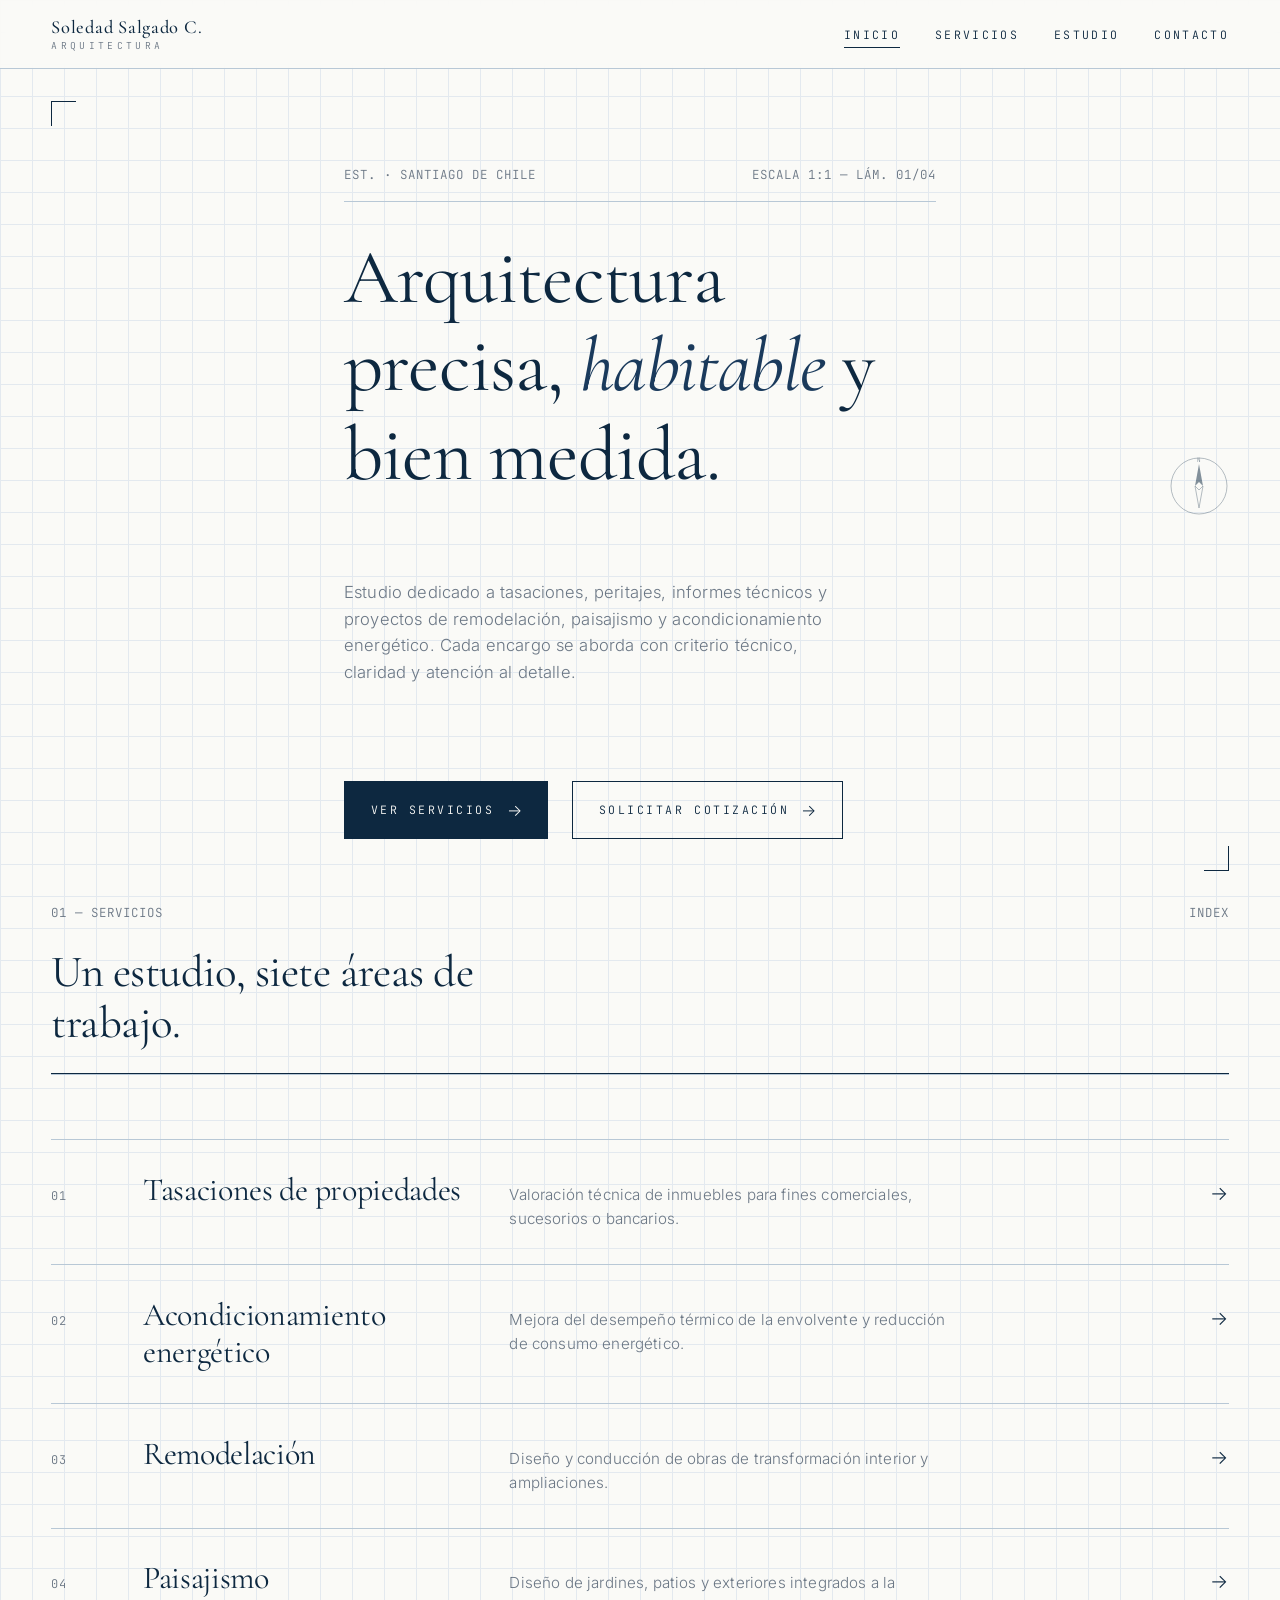
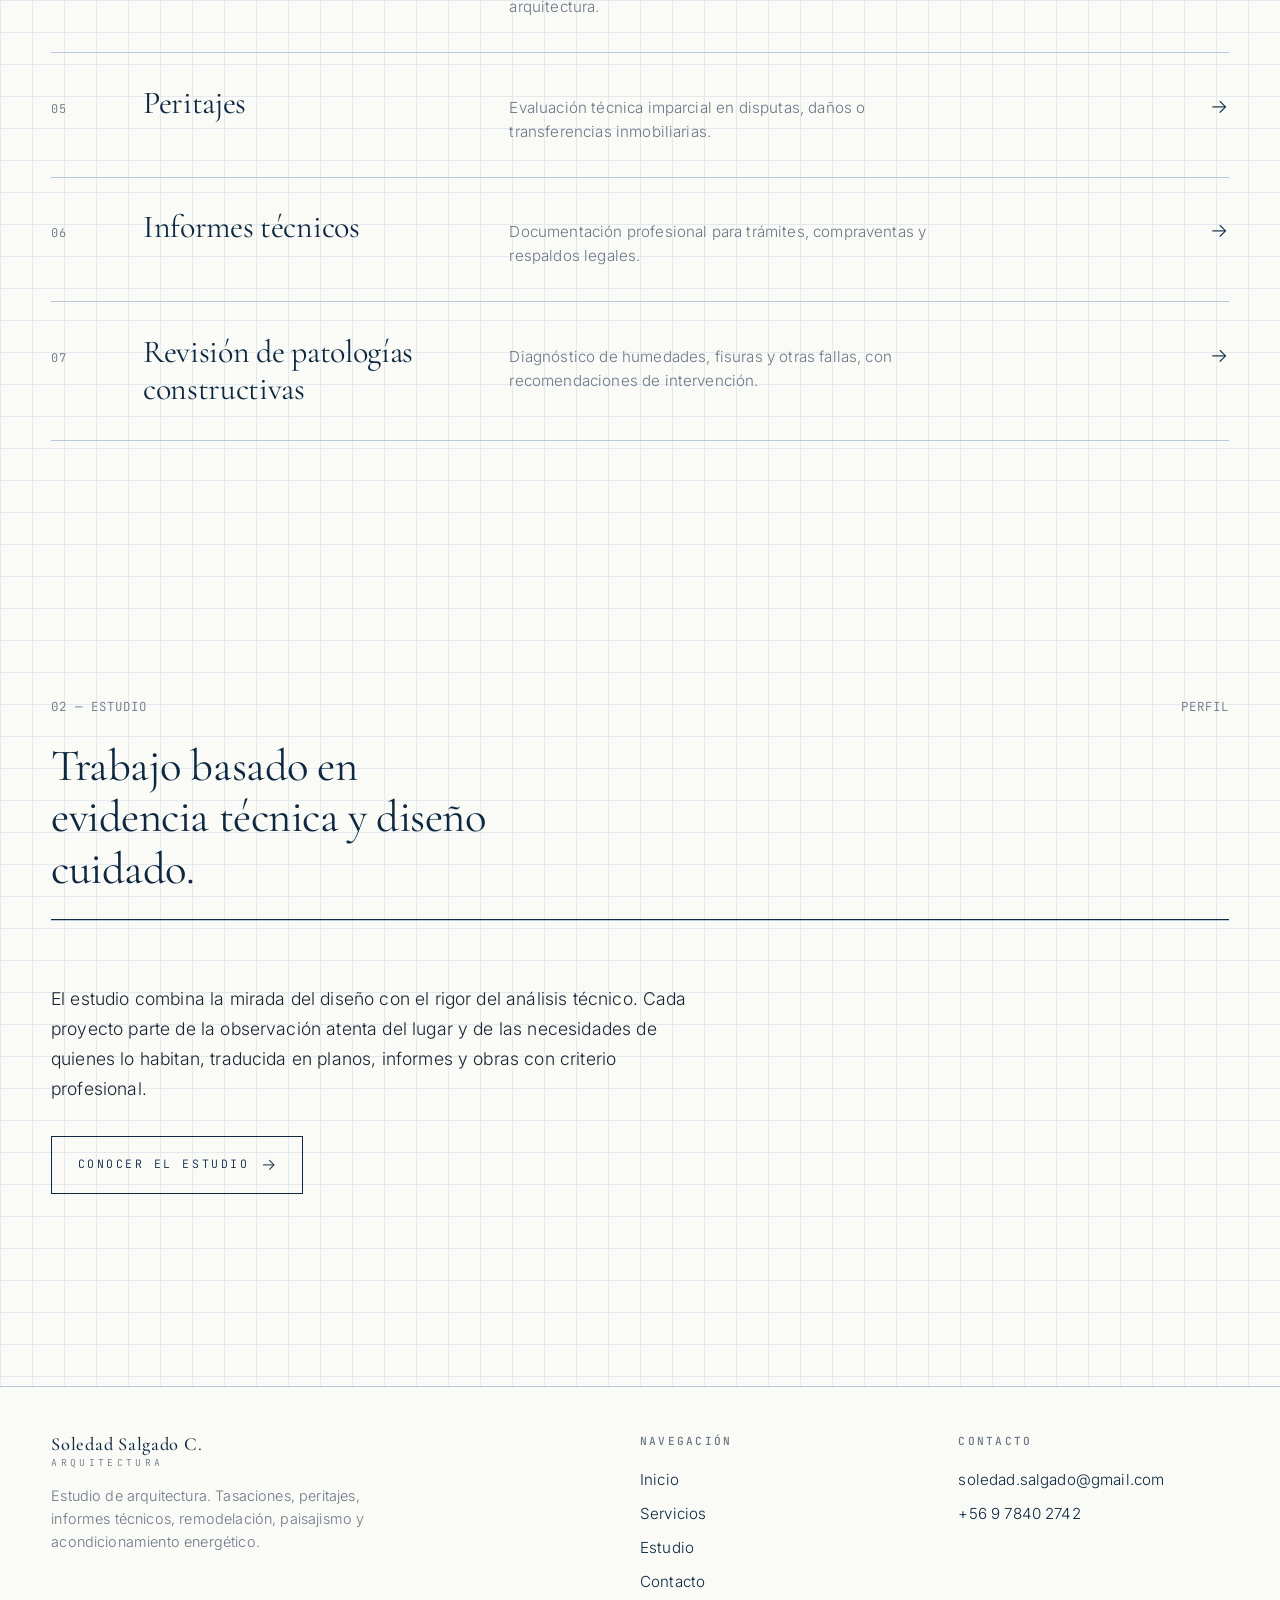
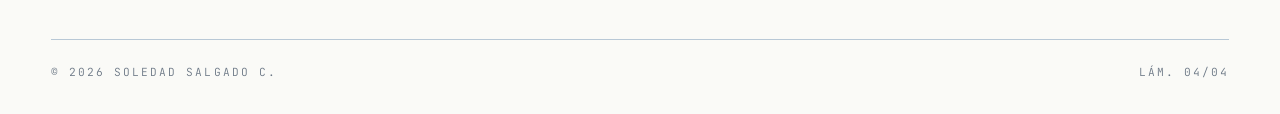
<file: index.html>
<!doctype html>
<html lang="es">
<head>
  <meta charset="utf-8">
  <meta name="viewport" content="width=device-width, initial-scale=1">
  <title>Soledad Salgado C. · Arquitectura</title>
  <meta name="description" content="Estudio de arquitectura. Tasaciones, peritajes, informes técnicos, remodelación, paisajismo y acondicionamiento energético.">
  <link rel="icon" type="image/svg+xml" href="favicon.svg">
  <link rel="preconnect" href="https://fonts.googleapis.com">
  <link rel="preconnect" href="https://fonts.gstatic.com" crossorigin>
  <link href="https://fonts.googleapis.com/css2?family=Cormorant+Garamond:ital,wght@0,400;0,500;1,400&family=Inter:wght@300;400;500&family=JetBrains+Mono:wght@400;500&display=swap" rel="stylesheet">
  <link rel="stylesheet" href="css/styles.css">
</head>
<body>

<header class="nav">
  <div class="nav-inner">
    <a href="index.html" class="logo">
      <span class="logo-name">Soledad Salgado C.</span>
      <span class="logo-tag">Arquitectura</span>
    </a>
    <button class="nav-toggle" aria-label="Menú" aria-expanded="false">
      <span></span><span></span><span></span>
    </button>
    <ul class="nav-links">
      <li><a href="index.html">Inicio</a></li>
      <li><a href="servicios.html">Servicios</a></li>
      <li><a href="sobre.html">Estudio</a></li>
      <li><a href="contacto.html">Contacto</a></li>
    </ul>
  </div>
</header>

<main>

  <section class="hero corner-marks">
    <div class="container">
      <div class="hero-meta mono">
        <span>Est. · Santiago de Chile</span>
        <span>Escala 1:1 — Lám. 01/04</span>
      </div>

      <div class="hero-grid reveal">
        <h1>Arquitectura precisa, <em>habitable</em> y bien medida.</h1>
        <p class="hero-sub">
          Estudio dedicado a tasaciones, peritajes, informes técnicos y
          proyectos de remodelación, paisajismo y acondicionamiento
          energético. Cada encargo se aborda con criterio técnico, claridad
          y atención al detalle.
        </p>
        <div class="hero-actions">
          <a href="servicios.html" class="btn btn-primary btn-arrow">Ver servicios</a>
          <a href="contacto.html" class="btn btn-arrow">Solicitar cotización</a>
        </div>
      </div>

      <svg class="north-mark" viewBox="0 0 60 60" aria-hidden="true">
        <circle cx="30" cy="30" r="28" fill="none" stroke="#0d2840" stroke-width="0.6"/>
        <path d="M30 8 L26 30 L30 26 L34 30 Z" fill="#0d2840"/>
        <path d="M30 52 L26 30 L30 34 L34 30 Z" fill="none" stroke="#0d2840" stroke-width="0.6"/>
        <text x="30" y="6" text-anchor="middle" font-family="JetBrains Mono" font-size="6" fill="#0d2840">N</text>
      </svg>
    </div>
  </section>

  <section style="padding-top: 0;">
    <div class="container">
      <div class="section-header reveal">
        <div class="mono">
          <span>01 — Servicios</span>
          <span>Index</span>
        </div>
        <h2>Un estudio, siete áreas de trabajo.</h2>
      </div>

      <div class="services-preview">
        <a href="servicios.html#tasaciones" class="service-row reveal">
          <span class="num">01</span>
          <div class="body">
            <h3>Tasaciones de propiedades</h3>
            <span class="desc">Valoración técnica de inmuebles para fines comerciales, sucesorios o bancarios.</span>
            <span class="arrow">→</span>
          </div>
        </a>
        <a href="servicios.html#energetico" class="service-row reveal">
          <span class="num">02</span>
          <div class="body">
            <h3>Acondicionamiento energético</h3>
            <span class="desc">Mejora del desempeño térmico de la envolvente y reducción de consumo energético.</span>
            <span class="arrow">→</span>
          </div>
        </a>
        <a href="servicios.html#remodelacion" class="service-row reveal">
          <span class="num">03</span>
          <div class="body">
            <h3>Remodelación</h3>
            <span class="desc">Diseño y conducción de obras de transformación interior y ampliaciones.</span>
            <span class="arrow">→</span>
          </div>
        </a>
        <a href="servicios.html#paisajismo" class="service-row reveal">
          <span class="num">04</span>
          <div class="body">
            <h3>Paisajismo</h3>
            <span class="desc">Diseño de jardines, patios y exteriores integrados a la arquitectura.</span>
            <span class="arrow">→</span>
          </div>
        </a>
        <a href="servicios.html#peritajes" class="service-row reveal">
          <span class="num">05</span>
          <div class="body">
            <h3>Peritajes</h3>
            <span class="desc">Evaluación técnica imparcial en disputas, daños o transferencias inmobiliarias.</span>
            <span class="arrow">→</span>
          </div>
        </a>
        <a href="servicios.html#informes" class="service-row reveal">
          <span class="num">06</span>
          <div class="body">
            <h3>Informes técnicos</h3>
            <span class="desc">Documentación profesional para trámites, compraventas y respaldos legales.</span>
            <span class="arrow">→</span>
          </div>
        </a>
        <a href="servicios.html#patologias" class="service-row reveal">
          <span class="num">07</span>
          <div class="body">
            <h3>Revisión de patologías constructivas</h3>
            <span class="desc">Diagnóstico de humedades, fisuras y otras fallas, con recomendaciones de intervención.</span>
            <span class="arrow">→</span>
          </div>
        </a>
      </div>
    </div>
  </section>

  <section>
    <div class="container">
      <div class="section-header reveal">
        <div class="mono">
          <span>02 — Estudio</span>
          <span>Perfil</span>
        </div>
        <h2>Trabajo basado en evidencia técnica y diseño cuidado.</h2>
      </div>
      <div style="display:grid; grid-template-columns: 1fr; gap: 2rem; max-width: 65ch;" class="reveal">
        <p style="font-size: 1.1rem; line-height: 1.7;">
          El estudio combina la mirada del diseño con el rigor del análisis
          técnico. Cada proyecto parte de la observación atenta del lugar y
          de las necesidades de quienes lo habitan, traducida en planos,
          informes y obras con criterio profesional.
        </p>
        <p>
          <a href="sobre.html" class="btn btn-arrow">Conocer el estudio</a>
        </p>
      </div>
    </div>
  </section>

</main>

<footer>
  <div class="container">
    <div class="footer-inner">
      <div>
        <div class="logo" style="margin-bottom:1rem;">
          <span class="logo-name">Soledad Salgado C.</span>
          <span class="logo-tag">Arquitectura</span>
        </div>
        <p style="font-size:0.9rem; color: var(--muted); max-width: 38ch;">
          Estudio de arquitectura. Tasaciones, peritajes, informes técnicos,
          remodelación, paisajismo y acondicionamiento energético.
        </p>
      </div>
      <div>
        <h4>Navegación</h4>
        <ul>
          <li><a href="index.html">Inicio</a></li>
          <li><a href="servicios.html">Servicios</a></li>
          <li><a href="sobre.html">Estudio</a></li>
          <li><a href="contacto.html">Contacto</a></li>
        </ul>
      </div>
      <div>
        <h4>Contacto</h4>
        <ul>
          <li><a href="mailto:soledad.salgado@gmail.com">soledad.salgado@gmail.com</a></li>
          <li><a href="tel:+56978402742">+56 9 7840 2742</a></li>
        </ul>
      </div>
    </div>
    <div class="footer-bottom">
      <span>© <span data-year></span> Soledad Salgado C.</span>
      <span>Lám. 04/04</span>
    </div>
  </div>
</footer>

<script src="js/main.js"></script>
</body>
</html>
</file>
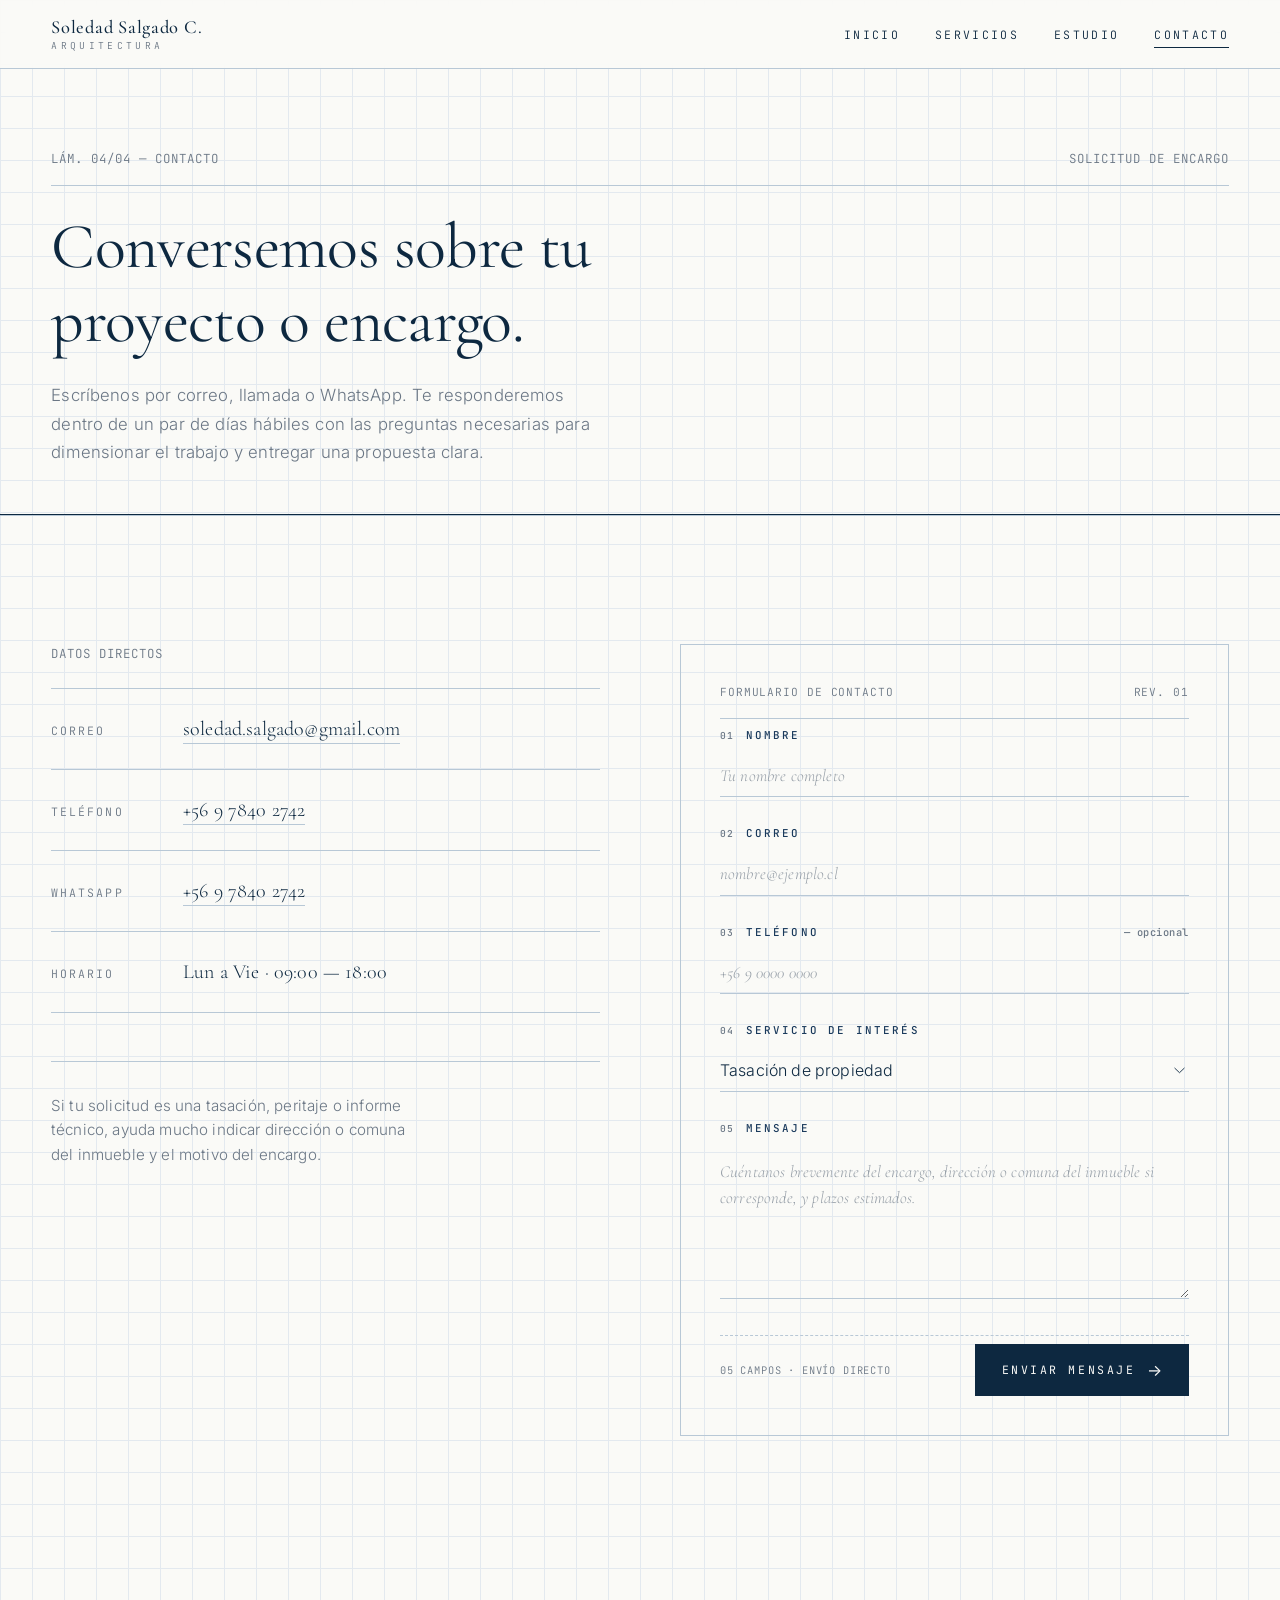
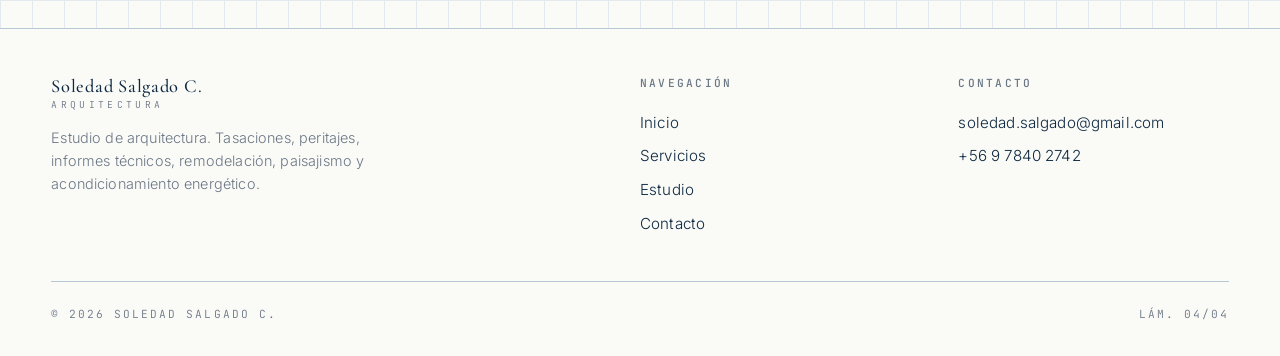
<file: contacto.html>
<!doctype html>
<html lang="es">
<head>
  <meta charset="utf-8">
  <meta name="viewport" content="width=device-width, initial-scale=1">
  <title>Contacto — Soledad Salgado C. · Arquitectura</title>
  <meta name="description" content="Solicita una cotización o conversemos sobre un encargo.">
  <link rel="icon" type="image/svg+xml" href="favicon.svg">
  <link rel="preconnect" href="https://fonts.googleapis.com">
  <link rel="preconnect" href="https://fonts.gstatic.com" crossorigin>
  <link href="https://fonts.googleapis.com/css2?family=Cormorant+Garamond:ital,wght@0,400;0,500;1,400&family=Inter:wght@300;400;500&family=JetBrains+Mono:wght@400;500&display=swap" rel="stylesheet">
  <link rel="stylesheet" href="css/styles.css">
</head>
<body>

<header class="nav">
  <div class="nav-inner">
    <a href="index.html" class="logo">
      <span class="logo-name">Soledad Salgado C.</span>
      <span class="logo-tag">Arquitectura</span>
    </a>
    <button class="nav-toggle" aria-label="Menú" aria-expanded="false">
      <span></span><span></span><span></span>
    </button>
    <ul class="nav-links">
      <li><a href="index.html">Inicio</a></li>
      <li><a href="servicios.html">Servicios</a></li>
      <li><a href="sobre.html">Estudio</a></li>
      <li><a href="contacto.html">Contacto</a></li>
    </ul>
  </div>
</header>

<main>
  <section class="page-header">
    <div class="container">
      <div class="mono">
        <span>Lám. 04/04 — Contacto</span>
        <span>Solicitud de encargo</span>
      </div>
      <h1>Conversemos sobre tu proyecto o encargo.</h1>
      <p class="subtitle">
        Escríbenos por correo, llamada o WhatsApp. Te responderemos dentro
        de un par de días hábiles con las preguntas necesarias para
        dimensionar el trabajo y entregar una propuesta clara.
      </p>
    </div>
  </section>

  <section>
    <div class="container">
      <div class="contact-grid">

        <div class="contact-info reveal">
          <div class="mono" style="margin-bottom: 1.5rem;">Datos directos</div>
          <dl>
            <div>
              <dt>Correo</dt>
              <dd><a href="mailto:soledad.salgado@gmail.com">soledad.salgado@gmail.com</a></dd>
            </div>
            <div>
              <dt>Teléfono</dt>
              <dd><a href="tel:+56978402742">+56 9 7840 2742</a></dd>
            </div>
            <div>
              <dt>WhatsApp</dt>
              <dd><a href="https://wa.me/56978402742" target="_blank" rel="noopener">+56 9 7840 2742</a></dd>
            </div>
            <div>
              <dt>Horario</dt>
              <dd>Lun a Vie · 09:00 — 18:00</dd>
            </div>
          </dl>

          <div style="margin-top: 3rem; padding-top: 2rem; border-top: 1px solid var(--line);">
            <p style="font-size: 0.95rem; color: var(--muted); max-width: 40ch;">
              Si tu solicitud es una tasación, peritaje o informe técnico,
              ayuda mucho indicar dirección o comuna del inmueble y el motivo
              del encargo.
            </p>
          </div>
        </div>

        <div class="frame frame-lg reveal">
          <div class="form-header">
            <span class="mono">Formulario de contacto</span>
            <span class="mono">Rev. 01</span>
          </div>

          <form class="form" action="https://script.google.com/macros/s/AKfycbyHQD2U1Gl2Ot6zznHG2QxS8Y39Io0c77va2HwSTn0T1ehhVNevlZHB-uR_Y__s-lgU8A/exec" method="POST">
            <input type="text" name="_honey" style="display:none" tabindex="-1" autocomplete="off">

            <div class="form-field">
              <label for="nombre">
                <span class="field-num">01</span>
                <span>Nombre</span>
              </label>
              <input type="text" id="nombre" name="nombre" placeholder="Tu nombre completo" required>
            </div>

            <div class="form-field">
              <label for="email">
                <span class="field-num">02</span>
                <span>Correo</span>
              </label>
              <input type="email" id="email" name="email" placeholder="nombre@ejemplo.cl" required>
            </div>

            <div class="form-field">
              <label for="telefono">
                <span class="field-num">03</span>
                <span>Teléfono</span>
                <span class="opt">— opcional</span>
              </label>
              <input type="tel" id="telefono" name="telefono" placeholder="+56 9 0000 0000">
            </div>

            <div class="form-field">
              <label for="servicio">
                <span class="field-num">04</span>
                <span>Servicio de interés</span>
              </label>
              <select id="servicio" name="servicio">
                <option>Tasación de propiedad</option>
                <option>Acondicionamiento energético</option>
                <option>Remodelación</option>
                <option>Paisajismo</option>
                <option>Peritaje</option>
                <option>Informe técnico</option>
                <option>Revisión de patologías constructivas</option>
                <option>Otro / consulta general</option>
              </select>
            </div>

            <div class="form-field">
              <label for="mensaje">
                <span class="field-num">05</span>
                <span>Mensaje</span>
              </label>
              <textarea id="mensaje" name="mensaje" rows="5" placeholder="Cuéntanos brevemente del encargo, dirección o comuna del inmueble si corresponde, y plazos estimados." required></textarea>
            </div>

            <div class="form-footer">
              <span class="mono">05 campos · envío directo</span>
              <button type="submit" class="btn btn-primary btn-arrow">Enviar mensaje</button>
            </div>
          </form>
        </div>

      </div>
    </div>
  </section>
</main>

<footer>
  <div class="container">
    <div class="footer-inner">
      <div>
        <div class="logo" style="margin-bottom:1rem;">
          <span class="logo-name">Soledad Salgado C.</span>
          <span class="logo-tag">Arquitectura</span>
        </div>
        <p style="font-size:0.9rem; color: var(--muted); max-width: 38ch;">
          Estudio de arquitectura. Tasaciones, peritajes, informes técnicos,
          remodelación, paisajismo y acondicionamiento energético.
        </p>
      </div>
      <div>
        <h4>Navegación</h4>
        <ul>
          <li><a href="index.html">Inicio</a></li>
          <li><a href="servicios.html">Servicios</a></li>
          <li><a href="sobre.html">Estudio</a></li>
          <li><a href="contacto.html">Contacto</a></li>
        </ul>
      </div>
      <div>
        <h4>Contacto</h4>
        <ul>
          <li><a href="mailto:soledad.salgado@gmail.com">soledad.salgado@gmail.com</a></li>
          <li><a href="tel:+56978402742">+56 9 7840 2742</a></li>
        </ul>
      </div>
    </div>
    <div class="footer-bottom">
      <span>© <span data-year></span> Soledad Salgado C.</span>
      <span>Lám. 04/04</span>
    </div>
  </div>
</footer>

<script src="js/main.js"></script>
</body>
</html>
</file>
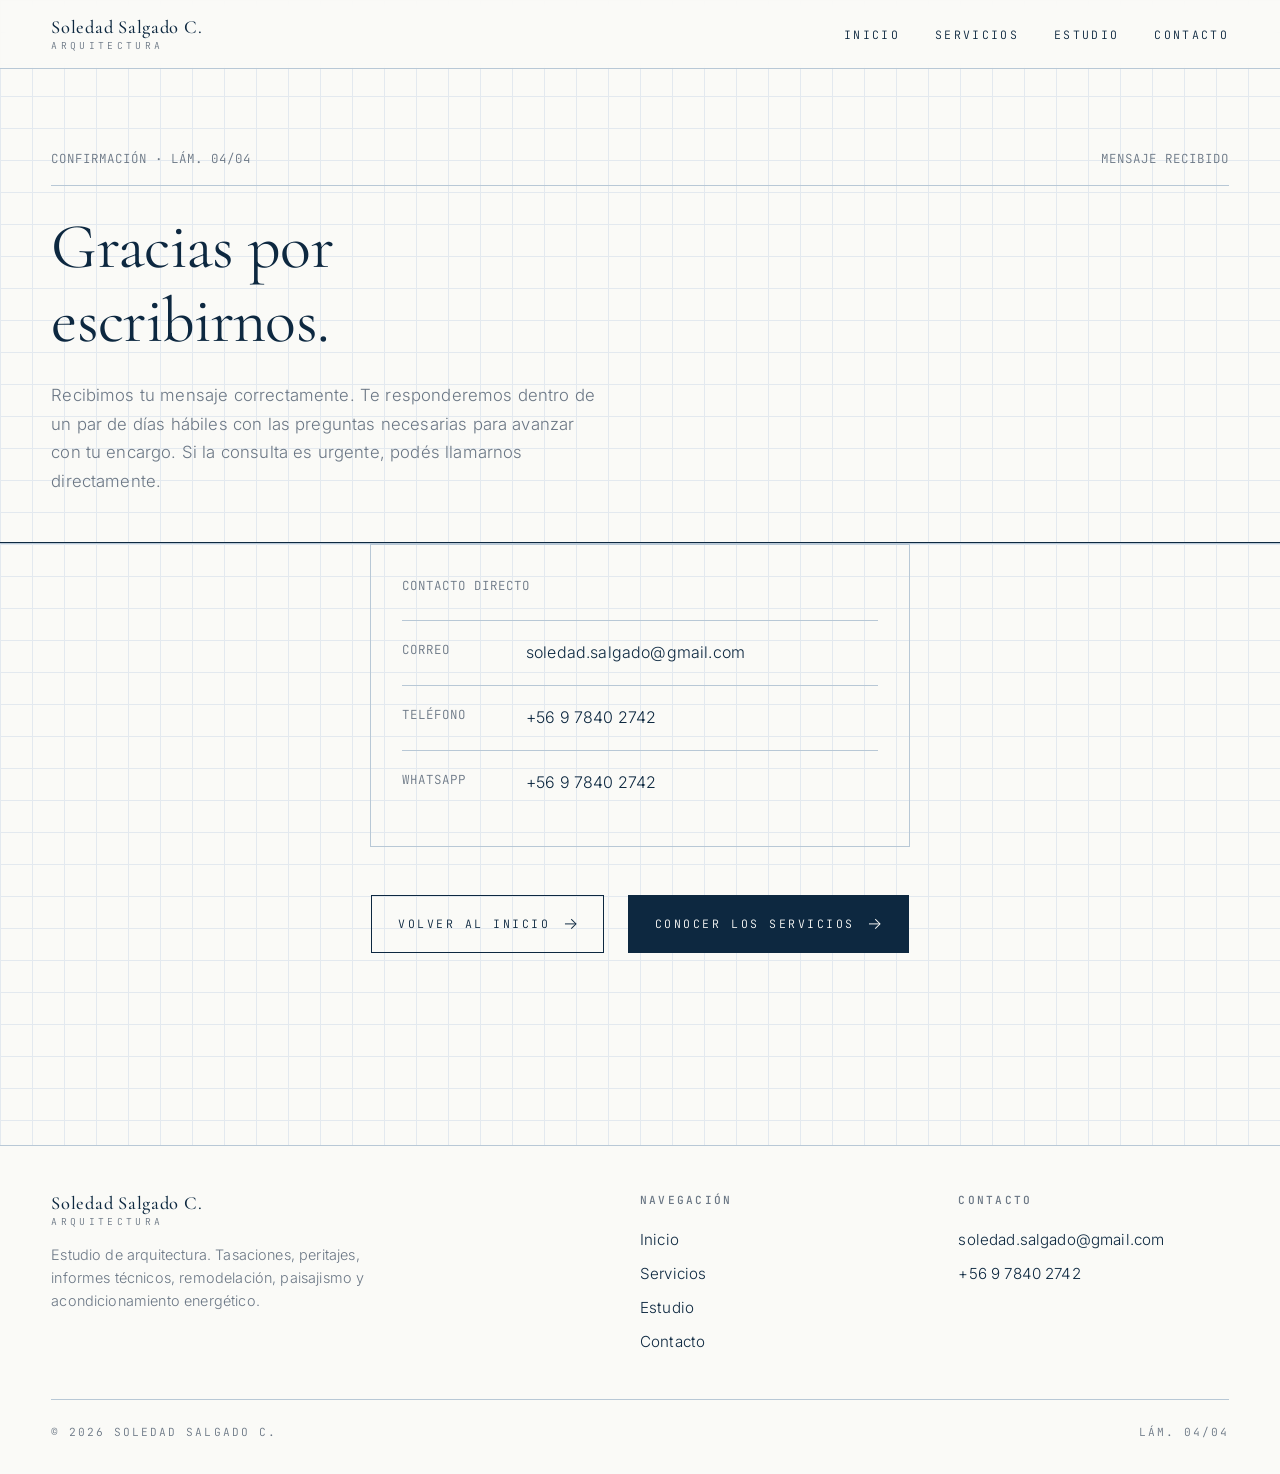
<file: gracias.html>
<!doctype html>
<html lang="es">
<head>
  <meta charset="utf-8">
  <meta name="viewport" content="width=device-width, initial-scale=1">
  <title>Mensaje enviado — Soledad Salgado C. · Arquitectura</title>
  <meta name="description" content="Mensaje recibido correctamente.">
  <link rel="icon" type="image/svg+xml" href="favicon.svg">
  <link rel="preconnect" href="https://fonts.googleapis.com">
  <link rel="preconnect" href="https://fonts.gstatic.com" crossorigin>
  <link href="https://fonts.googleapis.com/css2?family=Cormorant+Garamond:ital,wght@0,400;0,500;1,400&family=Inter:wght@300;400;500&family=JetBrains+Mono:wght@400;500&display=swap" rel="stylesheet">
  <link rel="stylesheet" href="css/styles.css">
</head>
<body>

<header class="nav">
  <div class="nav-inner">
    <a href="index.html" class="logo">
      <span class="logo-name">Soledad Salgado C.</span>
      <span class="logo-tag">Arquitectura</span>
    </a>
    <button class="nav-toggle" aria-label="Menú" aria-expanded="false">
      <span></span><span></span><span></span>
    </button>
    <ul class="nav-links">
      <li><a href="index.html">Inicio</a></li>
      <li><a href="servicios.html">Servicios</a></li>
      <li><a href="sobre.html">Estudio</a></li>
      <li><a href="contacto.html">Contacto</a></li>
    </ul>
  </div>
</header>

<main>
  <section class="page-header">
    <div class="container">
      <div class="mono">
        <span>Confirmación · Lám. 04/04</span>
        <span>Mensaje recibido</span>
      </div>
      <h1>Gracias por escribirnos.</h1>
      <p class="subtitle">
        Recibimos tu mensaje correctamente. Te responderemos dentro de
        un par de días hábiles con las preguntas necesarias para
        avanzar con tu encargo. Si la consulta es urgente, podés
        llamarnos directamente.
      </p>
    </div>
  </section>

  <section style="padding-top: 0;">
    <div class="container">
      <div class="frame reveal" style="max-width: 540px; margin: 0 auto;">
        <div class="mono" style="margin-bottom: 1.5rem;">Contacto directo</div>
        <dl style="display:grid; gap: 0; border-top: 1px solid var(--line);">
          <div style="display:grid; grid-template-columns: 100px 1fr; gap: 1.5rem; padding: 1.2rem 0; border-bottom: 1px solid var(--line);">
            <dt class="mono">Correo</dt>
            <dd><a href="mailto:soledad.salgado@gmail.com">soledad.salgado@gmail.com</a></dd>
          </div>
          <div style="display:grid; grid-template-columns: 100px 1fr; gap: 1.5rem; padding: 1.2rem 0; border-bottom: 1px solid var(--line);">
            <dt class="mono">Teléfono</dt>
            <dd><a href="tel:+56978402742">+56 9 7840 2742</a></dd>
          </div>
          <div style="display:grid; grid-template-columns: 100px 1fr; gap: 1.5rem; padding: 1.2rem 0;">
            <dt class="mono">WhatsApp</dt>
            <dd><a href="https://wa.me/56978402742" target="_blank" rel="noopener">+56 9 7840 2742</a></dd>
          </div>
        </dl>
      </div>

      <div style="margin-top: 3rem; display: flex; justify-content: center; gap: 1.5rem; flex-wrap: wrap;">
        <a href="index.html" class="btn btn-arrow">Volver al inicio</a>
        <a href="servicios.html" class="btn btn-primary btn-arrow">Conocer los servicios</a>
      </div>
    </div>
  </section>
</main>

<footer>
  <div class="container">
    <div class="footer-inner">
      <div>
        <div class="logo" style="margin-bottom:1rem;">
          <span class="logo-name">Soledad Salgado C.</span>
          <span class="logo-tag">Arquitectura</span>
        </div>
        <p style="font-size:0.9rem; color: var(--muted); max-width: 38ch;">
          Estudio de arquitectura. Tasaciones, peritajes, informes técnicos,
          remodelación, paisajismo y acondicionamiento energético.
        </p>
      </div>
      <div>
        <h4>Navegación</h4>
        <ul>
          <li><a href="index.html">Inicio</a></li>
          <li><a href="servicios.html">Servicios</a></li>
          <li><a href="sobre.html">Estudio</a></li>
          <li><a href="contacto.html">Contacto</a></li>
        </ul>
      </div>
      <div>
        <h4>Contacto</h4>
        <ul>
          <li><a href="mailto:soledad.salgado@gmail.com">soledad.salgado@gmail.com</a></li>
          <li><a href="tel:+56978402742">+56 9 7840 2742</a></li>
        </ul>
      </div>
    </div>
    <div class="footer-bottom">
      <span>© <span data-year></span> Soledad Salgado C.</span>
      <span>Lám. 04/04</span>
    </div>
  </div>
</footer>

<script src="js/main.js"></script>
</body>
</html>
</file>
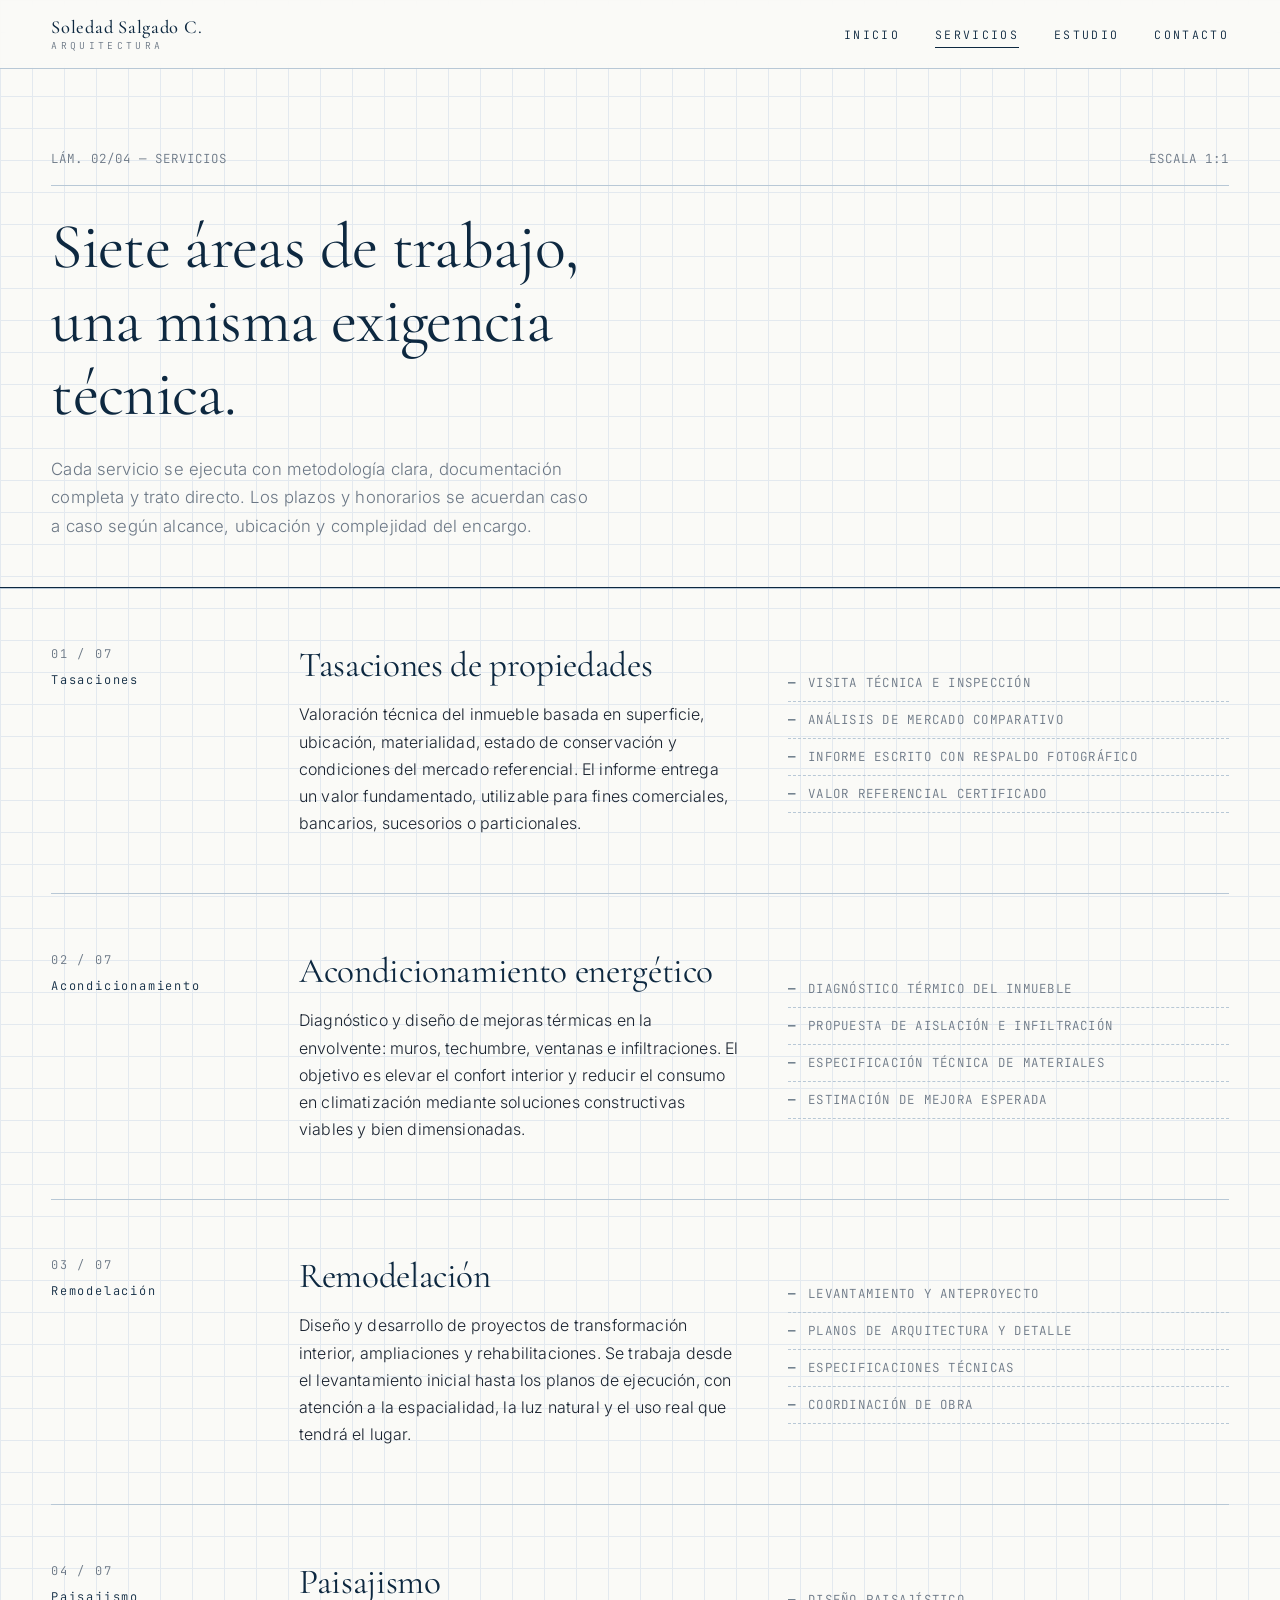
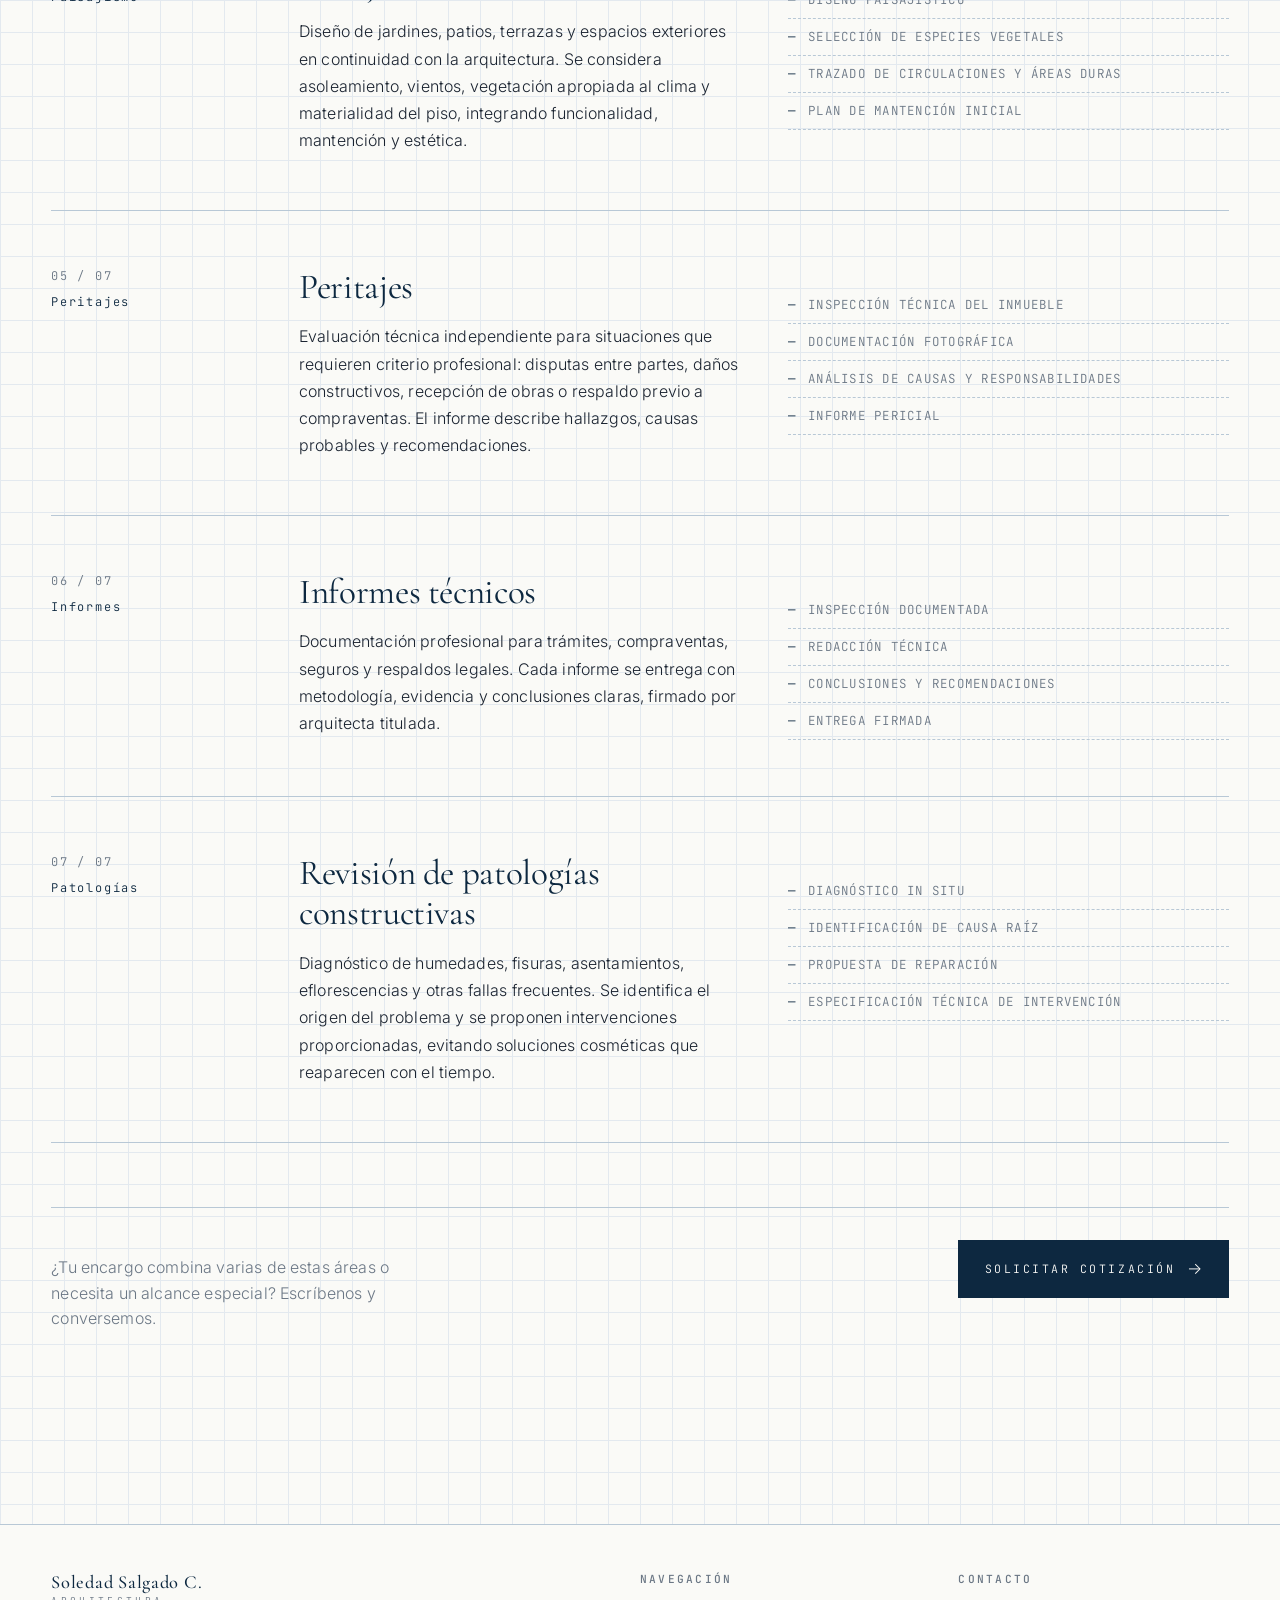
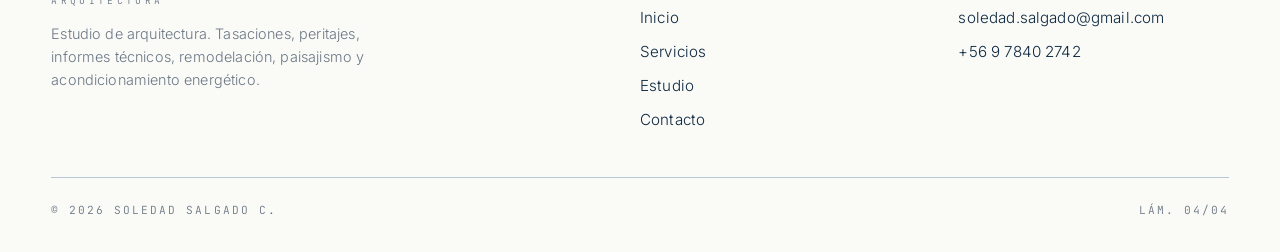
<file: servicios.html>
<!doctype html>
<html lang="es">
<head>
  <meta charset="utf-8">
  <meta name="viewport" content="width=device-width, initial-scale=1">
  <title>Servicios — Soledad Salgado C. · Arquitectura</title>
  <meta name="description" content="Tasaciones, peritajes, informes técnicos, remodelación, paisajismo, acondicionamiento energético y revisión de patologías constructivas.">
  <link rel="icon" type="image/svg+xml" href="favicon.svg">
  <link rel="preconnect" href="https://fonts.googleapis.com">
  <link rel="preconnect" href="https://fonts.gstatic.com" crossorigin>
  <link href="https://fonts.googleapis.com/css2?family=Cormorant+Garamond:ital,wght@0,400;0,500;1,400&family=Inter:wght@300;400;500&family=JetBrains+Mono:wght@400;500&display=swap" rel="stylesheet">
  <link rel="stylesheet" href="css/styles.css">
</head>
<body>

<header class="nav">
  <div class="nav-inner">
    <a href="index.html" class="logo">
      <span class="logo-name">Soledad Salgado C.</span>
      <span class="logo-tag">Arquitectura</span>
    </a>
    <button class="nav-toggle" aria-label="Menú" aria-expanded="false">
      <span></span><span></span><span></span>
    </button>
    <ul class="nav-links">
      <li><a href="index.html">Inicio</a></li>
      <li><a href="servicios.html">Servicios</a></li>
      <li><a href="sobre.html">Estudio</a></li>
      <li><a href="contacto.html">Contacto</a></li>
    </ul>
  </div>
</header>

<main>
  <section class="page-header">
    <div class="container">
      <div class="mono">
        <span>Lám. 02/04 — Servicios</span>
        <span>Escala 1:1</span>
      </div>
      <h1>Siete áreas de trabajo, una misma exigencia técnica.</h1>
      <p class="subtitle">
        Cada servicio se ejecuta con metodología clara, documentación completa
        y trato directo. Los plazos y honorarios se acuerdan caso a caso según
        alcance, ubicación y complejidad del encargo.
      </p>
    </div>
  </section>

  <section style="padding-top: 0;">
    <div class="container">
      <div class="services-list">

        <article class="service-block reveal" id="tasaciones">
          <div class="index">
            01 / 07
            <span class="label">Tasaciones</span>
          </div>
          <div>
            <h3>Tasaciones de propiedades</h3>
            <p>
              Valoración técnica del inmueble basada en superficie, ubicación,
              materialidad, estado de conservación y condiciones del mercado
              referencial. El informe entrega un valor fundamentado, utilizable
              para fines comerciales, bancarios, sucesorios o particionales.
            </p>
          </div>
          <div>
            <ul>
              <li>Visita técnica e inspección</li>
              <li>Análisis de mercado comparativo</li>
              <li>Informe escrito con respaldo fotográfico</li>
              <li>Valor referencial certificado</li>
            </ul>
          </div>
        </article>

        <article class="service-block reveal" id="energetico">
          <div class="index">
            02 / 07
            <span class="label">Acondicionamiento</span>
          </div>
          <div>
            <h3>Acondicionamiento energético</h3>
            <p>
              Diagnóstico y diseño de mejoras térmicas en la envolvente: muros,
              techumbre, ventanas e infiltraciones. El objetivo es elevar el
              confort interior y reducir el consumo en climatización mediante
              soluciones constructivas viables y bien dimensionadas.
            </p>
          </div>
          <div>
            <ul>
              <li>Diagnóstico térmico del inmueble</li>
              <li>Propuesta de aislación e infiltración</li>
              <li>Especificación técnica de materiales</li>
              <li>Estimación de mejora esperada</li>
            </ul>
          </div>
        </article>

        <article class="service-block reveal" id="remodelacion">
          <div class="index">
            03 / 07
            <span class="label">Remodelación</span>
          </div>
          <div>
            <h3>Remodelación</h3>
            <p>
              Diseño y desarrollo de proyectos de transformación interior,
              ampliaciones y rehabilitaciones. Se trabaja desde el levantamiento
              inicial hasta los planos de ejecución, con atención a la
              espacialidad, la luz natural y el uso real que tendrá el lugar.
            </p>
          </div>
          <div>
            <ul>
              <li>Levantamiento y anteproyecto</li>
              <li>Planos de arquitectura y detalle</li>
              <li>Especificaciones técnicas</li>
              <li>Coordinación de obra</li>
            </ul>
          </div>
        </article>

        <article class="service-block reveal" id="paisajismo">
          <div class="index">
            04 / 07
            <span class="label">Paisajismo</span>
          </div>
          <div>
            <h3>Paisajismo</h3>
            <p>
              Diseño de jardines, patios, terrazas y espacios exteriores en
              continuidad con la arquitectura. Se considera asoleamiento,
              vientos, vegetación apropiada al clima y materialidad del piso,
              integrando funcionalidad, mantención y estética.
            </p>
          </div>
          <div>
            <ul>
              <li>Diseño paisajístico</li>
              <li>Selección de especies vegetales</li>
              <li>Trazado de circulaciones y áreas duras</li>
              <li>Plan de mantención inicial</li>
            </ul>
          </div>
        </article>

        <article class="service-block reveal" id="peritajes">
          <div class="index">
            05 / 07
            <span class="label">Peritajes</span>
          </div>
          <div>
            <h3>Peritajes</h3>
            <p>
              Evaluación técnica independiente para situaciones que requieren
              criterio profesional: disputas entre partes, daños constructivos,
              recepción de obras o respaldo previo a compraventas. El informe
              describe hallazgos, causas probables y recomendaciones.
            </p>
          </div>
          <div>
            <ul>
              <li>Inspección técnica del inmueble</li>
              <li>Documentación fotográfica</li>
              <li>Análisis de causas y responsabilidades</li>
              <li>Informe pericial</li>
            </ul>
          </div>
        </article>

        <article class="service-block reveal" id="informes">
          <div class="index">
            06 / 07
            <span class="label">Informes</span>
          </div>
          <div>
            <h3>Informes técnicos</h3>
            <p>
              Documentación profesional para trámites, compraventas, seguros y
              respaldos legales. Cada informe se entrega con metodología,
              evidencia y conclusiones claras, firmado por arquitecta titulada.
            </p>
          </div>
          <div>
            <ul>
              <li>Inspección documentada</li>
              <li>Redacción técnica</li>
              <li>Conclusiones y recomendaciones</li>
              <li>Entrega firmada</li>
            </ul>
          </div>
        </article>

        <article class="service-block reveal" id="patologias">
          <div class="index">
            07 / 07
            <span class="label">Patologías</span>
          </div>
          <div>
            <h3>Revisión de patologías constructivas</h3>
            <p>
              Diagnóstico de humedades, fisuras, asentamientos, eflorescencias
              y otras fallas frecuentes. Se identifica el origen del problema y
              se proponen intervenciones proporcionadas, evitando soluciones
              cosméticas que reaparecen con el tiempo.
            </p>
          </div>
          <div>
            <ul>
              <li>Diagnóstico in situ</li>
              <li>Identificación de causa raíz</li>
              <li>Propuesta de reparación</li>
              <li>Especificación técnica de intervención</li>
            </ul>
          </div>
        </article>

      </div>

      <div style="margin-top: 4rem; padding-top: 2rem; border-top: 1px solid var(--line); display:flex; justify-content: space-between; align-items: baseline; flex-wrap: wrap; gap:1.5rem;">
        <p style="max-width: 40ch; color: var(--muted);">
          ¿Tu encargo combina varias de estas áreas o necesita un alcance
          especial? Escríbenos y conversemos.
        </p>
        <a href="contacto.html" class="btn btn-primary btn-arrow">Solicitar cotización</a>
      </div>
    </div>
  </section>
</main>

<footer>
  <div class="container">
    <div class="footer-inner">
      <div>
        <div class="logo" style="margin-bottom:1rem;">
          <span class="logo-name">Soledad Salgado C.</span>
          <span class="logo-tag">Arquitectura</span>
        </div>
        <p style="font-size:0.9rem; color: var(--muted); max-width: 38ch;">
          Estudio de arquitectura. Tasaciones, peritajes, informes técnicos,
          remodelación, paisajismo y acondicionamiento energético.
        </p>
      </div>
      <div>
        <h4>Navegación</h4>
        <ul>
          <li><a href="index.html">Inicio</a></li>
          <li><a href="servicios.html">Servicios</a></li>
          <li><a href="sobre.html">Estudio</a></li>
          <li><a href="contacto.html">Contacto</a></li>
        </ul>
      </div>
      <div>
        <h4>Contacto</h4>
        <ul>
          <li><a href="mailto:soledad.salgado@gmail.com">soledad.salgado@gmail.com</a></li>
          <li><a href="tel:+56978402742">+56 9 7840 2742</a></li>
        </ul>
      </div>
    </div>
    <div class="footer-bottom">
      <span>© <span data-year></span> Soledad Salgado C.</span>
      <span>Lám. 04/04</span>
    </div>
  </div>
</footer>

<script src="js/main.js"></script>
</body>
</html>
</file>
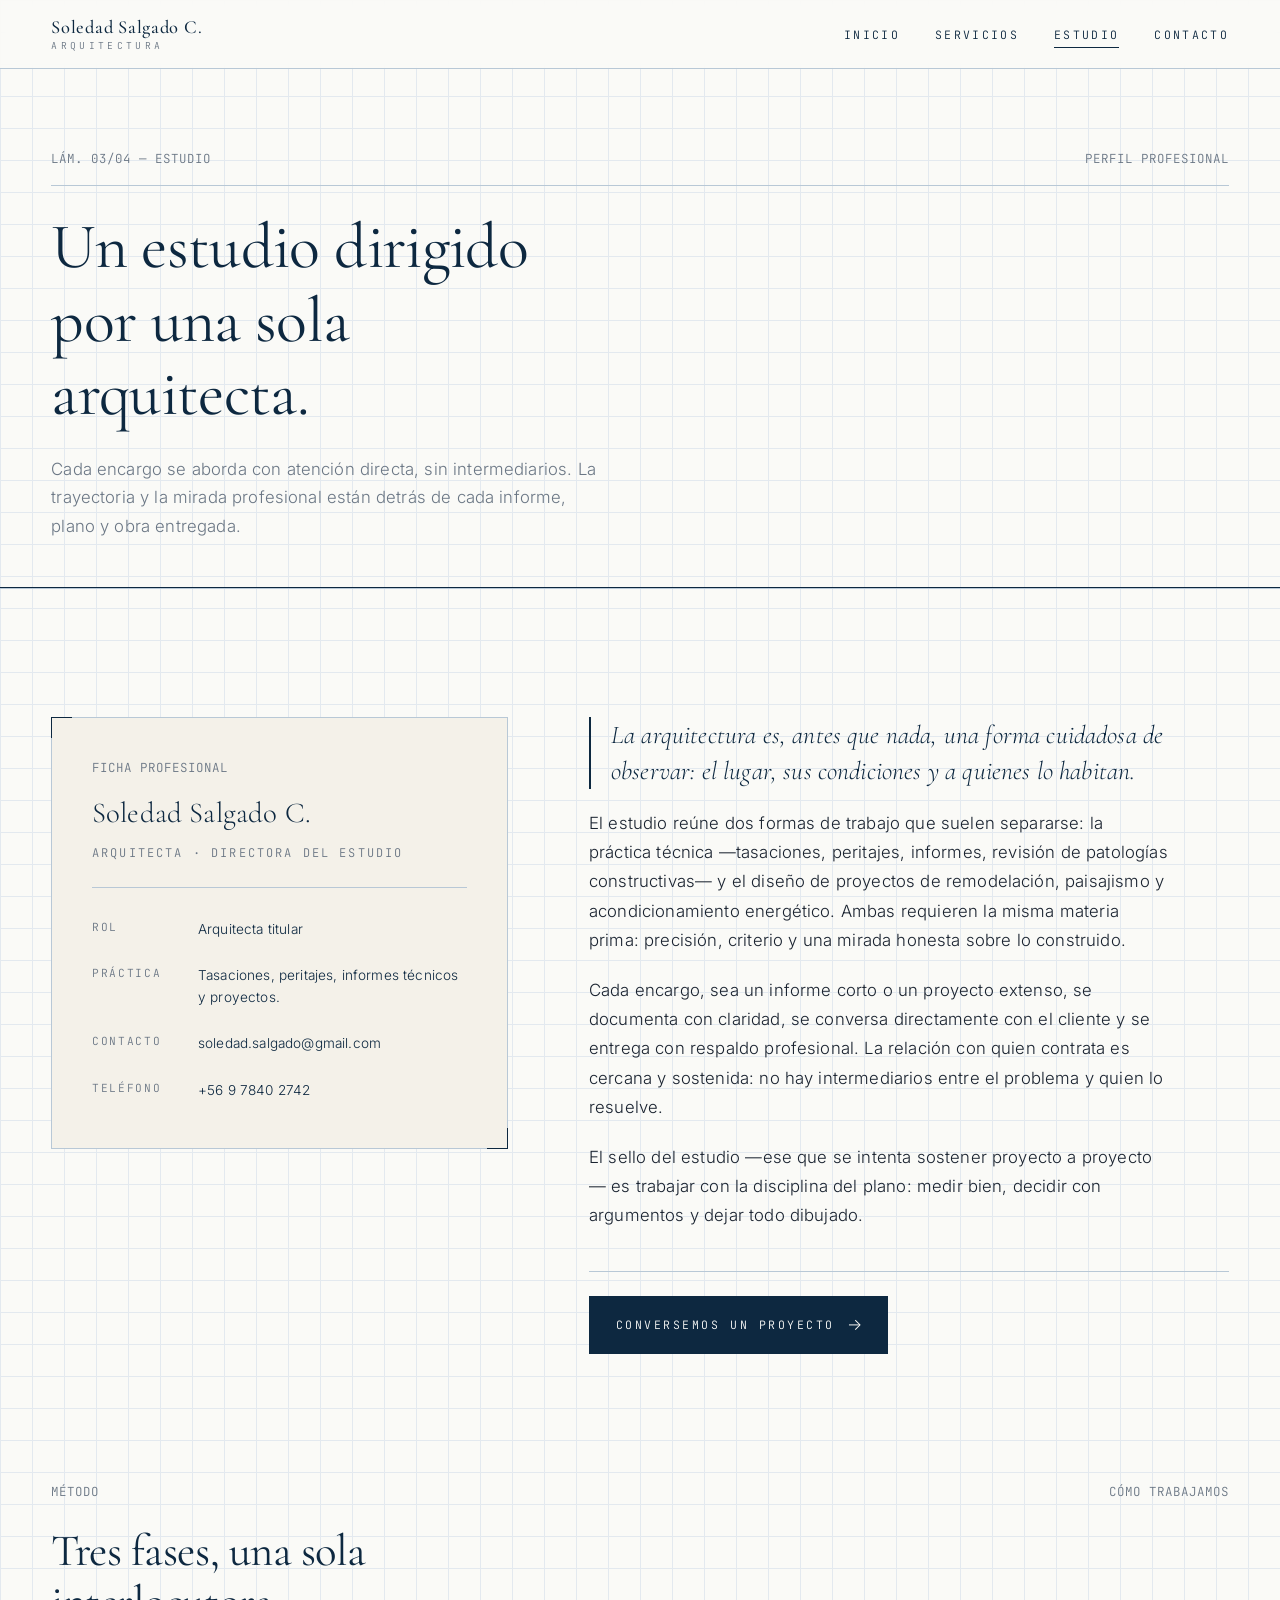
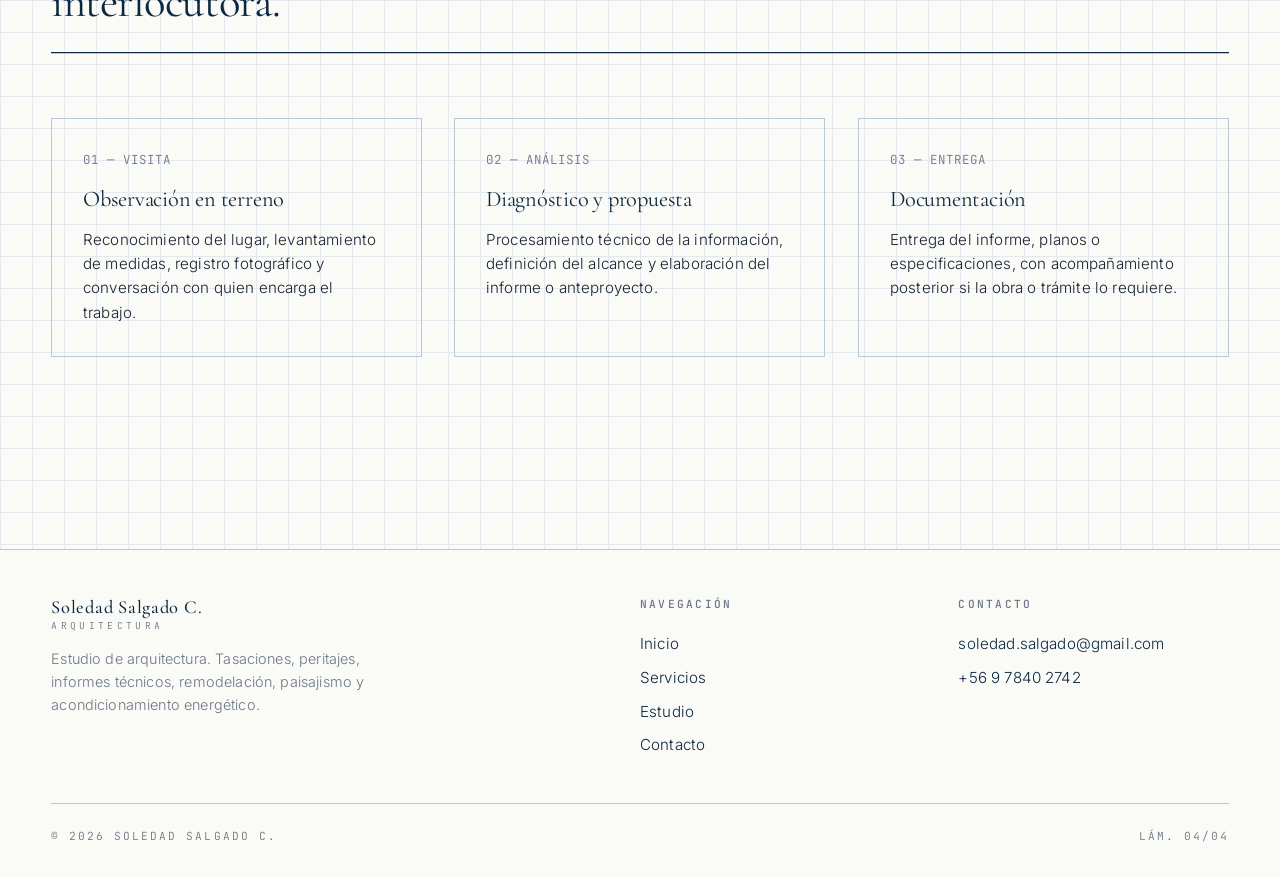
<file: sobre.html>
<!doctype html>
<html lang="es">
<head>
  <meta charset="utf-8">
  <meta name="viewport" content="width=device-width, initial-scale=1">
  <title>Estudio — Soledad Salgado C. · Arquitectura</title>
  <meta name="description" content="Estudio de arquitectura dirigido por Soledad Salgado C.">
  <link rel="icon" type="image/svg+xml" href="favicon.svg">
  <link rel="preconnect" href="https://fonts.googleapis.com">
  <link rel="preconnect" href="https://fonts.gstatic.com" crossorigin>
  <link href="https://fonts.googleapis.com/css2?family=Cormorant+Garamond:ital,wght@0,400;0,500;1,400&family=Inter:wght@300;400;500&family=JetBrains+Mono:wght@400;500&display=swap" rel="stylesheet">
  <link rel="stylesheet" href="css/styles.css">
</head>
<body>

<header class="nav">
  <div class="nav-inner">
    <a href="index.html" class="logo">
      <span class="logo-name">Soledad Salgado C.</span>
      <span class="logo-tag">Arquitectura</span>
    </a>
    <button class="nav-toggle" aria-label="Menú" aria-expanded="false">
      <span></span><span></span><span></span>
    </button>
    <ul class="nav-links">
      <li><a href="index.html">Inicio</a></li>
      <li><a href="servicios.html">Servicios</a></li>
      <li><a href="sobre.html">Estudio</a></li>
      <li><a href="contacto.html">Contacto</a></li>
    </ul>
  </div>
</header>

<main>
  <section class="page-header">
    <div class="container">
      <div class="mono">
        <span>Lám. 03/04 — Estudio</span>
        <span>Perfil profesional</span>
      </div>
      <h1>Un estudio dirigido por una sola arquitecta.</h1>
      <p class="subtitle">
        Cada encargo se aborda con atención directa, sin intermediarios.
        La trayectoria y la mirada profesional están detrás de cada
        informe, plano y obra entregada.
      </p>
    </div>
  </section>

  <section>
    <div class="container">
      <div class="about-grid">

        <aside class="about-card reveal">
          <div class="mono">Ficha profesional</div>
          <div class="name">Soledad Salgado C.</div>
          <div class="role">Arquitecta · Directora del estudio</div>
          <dl>
            <div>
              <dt>Rol</dt>
              <dd>Arquitecta titular</dd>
            </div>
            <div>
              <dt>Práctica</dt>
              <dd>Tasaciones, peritajes, informes técnicos y proyectos.</dd>
            </div>
            <div>
              <dt>Contacto</dt>
              <dd><a href="mailto:soledad.salgado@gmail.com">soledad.salgado@gmail.com</a></dd>
            </div>
            <div>
              <dt>Teléfono</dt>
              <dd><a href="tel:+56978402742">+56 9 7840 2742</a></dd>
            </div>
          </dl>
        </aside>

        <div class="about-text reveal">
          <p class="lead">
            La arquitectura es, antes que nada, una forma cuidadosa de
            observar: el lugar, sus condiciones y a quienes lo habitan.
          </p>
          <p>
            El estudio reúne dos formas de trabajo que suelen separarse: la
            práctica técnica —tasaciones, peritajes, informes, revisión de
            patologías constructivas— y el diseño de proyectos de
            remodelación, paisajismo y acondicionamiento energético. Ambas
            requieren la misma materia prima: precisión, criterio y una
            mirada honesta sobre lo construido.
          </p>
          <p>
            Cada encargo, sea un informe corto o un proyecto extenso, se
            documenta con claridad, se conversa directamente con el cliente
            y se entrega con respaldo profesional. La relación con quien
            contrata es cercana y sostenida: no hay intermediarios entre el
            problema y quien lo resuelve.
          </p>
          <p>
            El sello del estudio —ese que se intenta sostener proyecto a
            proyecto— es trabajar con la disciplina del plano: medir bien,
            decidir con argumentos y dejar todo dibujado.
          </p>

          <div style="margin-top: 2.5rem; padding-top: 1.5rem; border-top: 1px solid var(--line);">
            <a href="contacto.html" class="btn btn-primary btn-arrow">Conversemos un proyecto</a>
          </div>
        </div>

      </div>
    </div>
  </section>

  <section style="padding-top: 0;">
    <div class="container">
      <div class="section-header reveal">
        <div class="mono">
          <span>Método</span>
          <span>Cómo trabajamos</span>
        </div>
        <h2>Tres fases, una sola interlocutora.</h2>
      </div>

      <div style="display:grid; grid-template-columns: repeat(auto-fit, minmax(240px, 1fr)); gap: 2rem;">
        <div class="frame reveal">
          <div class="mono" style="margin-bottom:1rem;">01 — Visita</div>
          <h3 style="font-size: 1.4rem; margin-bottom: 1rem;">Observación en terreno</h3>
          <p style="font-size: 0.95rem; color: var(--text);">
            Reconocimiento del lugar, levantamiento de medidas, registro
            fotográfico y conversación con quien encarga el trabajo.
          </p>
        </div>
        <div class="frame reveal">
          <div class="mono" style="margin-bottom:1rem;">02 — Análisis</div>
          <h3 style="font-size: 1.4rem; margin-bottom: 1rem;">Diagnóstico y propuesta</h3>
          <p style="font-size: 0.95rem; color: var(--text);">
            Procesamiento técnico de la información, definición del alcance
            y elaboración del informe o anteproyecto.
          </p>
        </div>
        <div class="frame reveal">
          <div class="mono" style="margin-bottom:1rem;">03 — Entrega</div>
          <h3 style="font-size: 1.4rem; margin-bottom: 1rem;">Documentación</h3>
          <p style="font-size: 0.95rem; color: var(--text);">
            Entrega del informe, planos o especificaciones, con
            acompañamiento posterior si la obra o trámite lo requiere.
          </p>
        </div>
      </div>
    </div>
  </section>
</main>

<footer>
  <div class="container">
    <div class="footer-inner">
      <div>
        <div class="logo" style="margin-bottom:1rem;">
          <span class="logo-name">Soledad Salgado C.</span>
          <span class="logo-tag">Arquitectura</span>
        </div>
        <p style="font-size:0.9rem; color: var(--muted); max-width: 38ch;">
          Estudio de arquitectura. Tasaciones, peritajes, informes técnicos,
          remodelación, paisajismo y acondicionamiento energético.
        </p>
      </div>
      <div>
        <h4>Navegación</h4>
        <ul>
          <li><a href="index.html">Inicio</a></li>
          <li><a href="servicios.html">Servicios</a></li>
          <li><a href="sobre.html">Estudio</a></li>
          <li><a href="contacto.html">Contacto</a></li>
        </ul>
      </div>
      <div>
        <h4>Contacto</h4>
        <ul>
          <li><a href="mailto:soledad.salgado@gmail.com">soledad.salgado@gmail.com</a></li>
          <li><a href="tel:+56978402742">+56 9 7840 2742</a></li>
        </ul>
      </div>
    </div>
    <div class="footer-bottom">
      <span>© <span data-year></span> Soledad Salgado C.</span>
      <span>Lám. 04/04</span>
    </div>
  </div>
</footer>

<script src="js/main.js"></script>
</body>
</html>
</file>
<file: css/styles.css>
/* ============================================================
   SOLEDAD SALGADO C. · ARQUITECTURA
   Blueprint-inspired minimalist stylesheet
   ============================================================ */

:root {
  --ink: #0d2840;
  --ink-soft: #1a3a5c;
  --line: #b8c8d6;
  --line-soft: #e3e9ef;
  --paper: #fafaf7;
  --paper-warm: #f4f1e9;
  --accent: #c45a2e;
  --text: #1a2330;
  --muted: #6b7785;

  --font-serif: "Cormorant Garamond", "Times New Roman", Georgia, serif;
  --font-sans: "Inter", -apple-system, BlinkMacSystemFont, "Segoe UI", sans-serif;
  --font-mono: "JetBrains Mono", "Courier New", monospace;

  --grid-size: 32px;
  --max-width: 1280px;
  --gutter: clamp(1.5rem, 4vw, 4rem);
}

* {
  box-sizing: border-box;
  margin: 0;
  padding: 0;
}

/* ---------- Cross-page transitions (View Transitions API) ---------- */

@view-transition {
  navigation: auto;
}

::view-transition-old(root) {
  animation: vt-out 0.32s cubic-bezier(0.7, 0, 0.3, 1) forwards;
}

::view-transition-new(root) {
  animation: vt-in 0.5s cubic-bezier(0.2, 0, 0.2, 1) forwards;
}

@keyframes vt-out {
  to {
    opacity: 0;
    transform: translateY(-10px);
  }
}

@keyframes vt-in {
  from {
    opacity: 0;
    transform: translateY(14px);
  }
}

/* Keep the header stable across pages (no flicker) */
.nav {
  view-transition-name: site-header;
}

html {
  scroll-behavior: smooth;
  font-size: 16px;
}

body {
  font-family: var(--font-sans);
  font-weight: 300;
  color: var(--text);
  background: var(--paper);
  line-height: 1.6;
  letter-spacing: 0.01em;
  min-height: 100vh;
  position: relative;

  background-image:
    linear-gradient(to right, var(--line-soft) 1px, transparent 1px),
    linear-gradient(to bottom, var(--line-soft) 1px, transparent 1px);
  background-size: var(--grid-size) var(--grid-size);
  background-position: 0 0;
}

/* ---------- Typography ---------- */

h1, h2, h3, h4 {
  font-family: var(--font-serif);
  font-weight: 400;
  color: var(--ink);
  letter-spacing: -0.01em;
  line-height: 1.15;
}

h1 { font-size: clamp(2.5rem, 6vw, 5.5rem); }
h2 { font-size: clamp(1.8rem, 3.5vw, 3rem); }
h3 { font-size: clamp(1.25rem, 2vw, 1.6rem); }

p { font-weight: 300; }

.eyebrow {
  font-family: var(--font-mono);
  font-size: 0.72rem;
  text-transform: uppercase;
  letter-spacing: 0.25em;
  color: var(--ink-soft);
  font-weight: 500;
  display: inline-block;
}

.mono {
  font-family: var(--font-mono);
  font-size: 0.78rem;
  letter-spacing: 0.08em;
  text-transform: uppercase;
  color: var(--muted);
}

a {
  color: var(--ink);
  text-decoration: none;
  transition: opacity 0.2s ease;
}

a:hover { opacity: 0.6; }

/* ---------- Layout ---------- */

.container {
  max-width: var(--max-width);
  margin: 0 auto;
  padding: 0 var(--gutter);
}

section {
  padding: clamp(4rem, 10vw, 8rem) 0;
  position: relative;
}

/* ---------- Navigation ---------- */

.nav {
  position: sticky;
  top: 0;
  z-index: 100;
  background: rgba(250, 250, 247, 0.92);
  backdrop-filter: blur(8px);
  border-bottom: 1px solid var(--line);
}

.nav-inner {
  max-width: var(--max-width);
  margin: 0 auto;
  padding: 1.1rem var(--gutter);
  display: flex;
  justify-content: space-between;
  align-items: center;
  gap: 2rem;
}

.logo {
  display: flex;
  flex-direction: column;
  line-height: 1;
  color: var(--ink);
}

.logo-name {
  font-family: var(--font-serif);
  font-size: 1.15rem;
  font-weight: 500;
  letter-spacing: 0.04em;
}

.logo-tag {
  font-family: var(--font-mono);
  font-size: 0.6rem;
  letter-spacing: 0.35em;
  color: var(--muted);
  margin-top: 0.3rem;
  text-transform: uppercase;
}

.nav-links {
  display: flex;
  list-style: none;
  gap: 2.2rem;
}

.nav-links a {
  font-family: var(--font-mono);
  font-size: 0.72rem;
  text-transform: uppercase;
  letter-spacing: 0.2em;
  color: var(--ink);
  padding: 0.3rem 0;
  border-bottom: 1px solid transparent;
  transition: border-color 0.2s ease;
}

.nav-links a:hover,
.nav-links a.active {
  border-bottom-color: var(--ink);
  opacity: 1;
}

.nav-toggle {
  display: none;
  background: none;
  border: 1px solid var(--ink);
  width: 38px;
  height: 38px;
  cursor: pointer;
  flex-direction: column;
  justify-content: center;
  align-items: center;
  gap: 5px;
}

.nav-toggle span {
  display: block;
  width: 18px;
  height: 1px;
  background: var(--ink);
}

/* ---------- Hero ---------- */

.hero {
  min-height: calc(100vh - 70px);
  display: flex;
  align-items: center;
  position: relative;
  padding: 6rem 0 4rem;
  overflow: hidden;
}

.hero-grid {
  display: grid;
  grid-template-columns: 1fr;
  gap: 3rem;
  width: 100%;
}

.hero-meta {
  display: flex;
  justify-content: space-between;
  align-items: flex-end;
  flex-wrap: wrap;
  gap: 0.4rem 1.5rem;
  border-bottom: 1px solid var(--line);
  padding-bottom: 1rem;
  margin-bottom: 2rem;
}

.hero-meta .mono { font-size: 0.7rem; }

.hero h1 {
  max-width: 16ch;
  margin-bottom: 2rem;
}

.hero h1 em {
  font-style: italic;
  color: var(--ink-soft);
}

.hero-sub {
  max-width: 50ch;
  font-size: clamp(1rem, 1.3vw, 1.15rem);
  color: var(--muted);
  margin-bottom: 3rem;
}

.hero-actions {
  display: flex;
  gap: 1.5rem;
  flex-wrap: wrap;
  align-items: center;
}

/* Decorative blueprint corner marks */
.corner-marks::before,
.corner-marks::after {
  content: "";
  position: absolute;
  width: 24px;
  height: 24px;
  border: 1px solid var(--ink);
  pointer-events: none;
}

.corner-marks::before {
  top: 2rem;
  left: var(--gutter);
  border-right: none;
  border-bottom: none;
}

.corner-marks::after {
  bottom: 2rem;
  right: var(--gutter);
  border-left: none;
  border-top: none;
}

/* North arrow decoration */
.north-mark {
  position: absolute;
  top: 50%;
  right: var(--gutter);
  transform: translateY(-50%);
  width: 60px;
  height: 60px;
  opacity: 0.5;
  display: none;
}

@media (min-width: 1024px) {
  .north-mark { display: block; }
}

/* ---------- Buttons ---------- */

.btn {
  display: inline-flex;
  align-items: center;
  gap: 0.75rem;
  padding: 0.95rem 1.6rem;
  font-family: var(--font-mono);
  font-size: 0.72rem;
  text-transform: uppercase;
  letter-spacing: 0.22em;
  border: 1px solid var(--ink);
  background: transparent;
  color: var(--ink);
  cursor: pointer;
  transition: all 0.25s ease;
  position: relative;
}

.btn:hover {
  background: var(--ink);
  color: var(--paper);
  opacity: 1;
}

.btn-primary {
  background: var(--ink);
  color: var(--paper);
}

.btn-primary:hover {
  background: transparent;
  color: var(--ink);
}

.btn-arrow::after {
  content: "→";
  font-family: var(--font-sans);
  font-size: 1rem;
  letter-spacing: 0;
  transition: transform 0.2s ease;
}

.btn-arrow:hover::after {
  transform: translateX(4px);
}

/* ---------- Section header ---------- */

.section-header {
  display: grid;
  grid-template-columns: 1fr;
  gap: 1rem;
  margin-bottom: 4rem;
  padding-bottom: 1.5rem;
  border-bottom: 1px solid var(--line);
}

.section-header .mono {
  display: flex;
  justify-content: space-between;
  flex-wrap: wrap;
  gap: 0.4rem 1.5rem;
}

.section-header h2 {
  max-width: 22ch;
  margin-top: 0.5rem;
}

/* ---------- Services preview (home) ---------- */

.services-preview {
  display: grid;
  grid-template-columns: 1fr;
  gap: 0;
  border-top: 1px solid var(--line);
}

.service-row {
  display: grid;
  grid-template-columns: 60px 1fr;
  gap: 2rem;
  padding: 2rem 0;
  border-bottom: 1px solid var(--line);
  align-items: baseline;
  transition: padding-left 0.3s ease;
  text-decoration: none;
  color: inherit;
}

.service-row:hover {
  padding-left: 1rem;
  opacity: 1;
}

.service-row .num {
  font-family: var(--font-mono);
  font-size: 0.75rem;
  color: var(--muted);
  letter-spacing: 0.1em;
}

.service-row .body {
  display: grid;
  grid-template-columns: 1fr auto;
  gap: 2rem;
  align-items: baseline;
}

.service-row h3 {
  font-family: var(--font-serif);
  font-size: clamp(1.4rem, 2.5vw, 2rem);
  font-weight: 400;
}

.service-row .arrow {
  font-family: var(--font-sans);
  font-size: 1.2rem;
  color: var(--ink);
  transition: transform 0.25s ease;
}

.service-row:hover .arrow {
  transform: translateX(8px);
}

@media (min-width: 768px) {
  .service-row .body {
    grid-template-columns: 1fr 2fr auto;
  }
  .service-row .body .desc {
    font-size: 0.95rem;
    color: var(--muted);
    max-width: 50ch;
  }
}

.service-row .desc {
  display: none;
}

@media (min-width: 768px) {
  .service-row .desc { display: block; }
}

/* ---------- Services page detail ---------- */

.services-list {
  display: grid;
  gap: 0;
}

.service-block {
  display: grid;
  grid-template-columns: 1fr;
  gap: 1.5rem;
  padding: 3.5rem 0;
  border-bottom: 1px solid var(--line);
}

@media (min-width: 900px) {
  .service-block {
    grid-template-columns: 200px 1fr 1fr;
    gap: 3rem;
  }
}

.service-block .index {
  font-family: var(--font-mono);
  font-size: 0.75rem;
  color: var(--muted);
  letter-spacing: 0.15em;
}

.service-block .index .label {
  display: block;
  margin-top: 0.4rem;
  color: var(--ink);
}

.service-block h3 {
  font-size: clamp(1.5rem, 3vw, 2.2rem);
  margin-bottom: 1rem;
}

.service-block p {
  color: var(--text);
  font-size: 1rem;
  line-height: 1.7;
  max-width: 55ch;
}

.service-block ul {
  list-style: none;
  margin-top: 1.25rem;
  padding: 0;
}

.service-block ul li {
  font-family: var(--font-mono);
  font-size: 0.78rem;
  text-transform: uppercase;
  letter-spacing: 0.1em;
  color: var(--muted);
  padding: 0.5rem 0;
  border-bottom: 1px dashed var(--line);
  display: flex;
  align-items: center;
  gap: 0.75rem;
}

.service-block ul li::before {
  content: "—";
  color: var(--ink);
}

/* ---------- About page ---------- */

.about-grid {
  display: grid;
  grid-template-columns: 1fr;
  gap: 3rem;
  align-items: start;
}

@media (min-width: 900px) {
  .about-grid {
    grid-template-columns: 1fr 1.4fr;
    gap: 5rem;
  }
}

.about-card {
  border: 1px solid var(--line);
  padding: 2.5rem;
  background: var(--paper-warm);
  position: relative;
}

.about-card::before {
  content: "";
  position: absolute;
  top: -1px;
  left: -1px;
  width: 20px;
  height: 20px;
  border-top: 1px solid var(--ink);
  border-left: 1px solid var(--ink);
}

.about-card::after {
  content: "";
  position: absolute;
  bottom: -1px;
  right: -1px;
  width: 20px;
  height: 20px;
  border-bottom: 1px solid var(--ink);
  border-right: 1px solid var(--ink);
}

.about-card .mono { margin-bottom: 0.75rem; }

.about-card .name {
  font-family: var(--font-serif);
  font-size: 1.8rem;
  margin-bottom: 0.5rem;
  color: var(--ink);
}

.about-card .role {
  font-family: var(--font-mono);
  font-size: 0.75rem;
  text-transform: uppercase;
  letter-spacing: 0.18em;
  color: var(--muted);
  padding-bottom: 1.5rem;
  border-bottom: 1px solid var(--line);
  margin-bottom: 1.5rem;
}

.about-card dl {
  display: grid;
  grid-template-columns: 1fr;
  gap: 0.75rem;
}

.about-card dl > div {
  display: grid;
  grid-template-columns: 90px 1fr;
  gap: 1rem;
  padding: 0.4rem 0;
  font-size: 0.85rem;
}

.about-card dt {
  font-family: var(--font-mono);
  font-size: 0.7rem;
  text-transform: uppercase;
  letter-spacing: 0.15em;
  color: var(--muted);
}

.about-card dd { color: var(--ink); }

.about-text > * + * { margin-top: 1.25rem; }

.about-text p {
  font-size: 1.05rem;
  line-height: 1.75;
  max-width: 58ch;
}

.about-text .lead {
  font-family: var(--font-serif);
  font-size: clamp(1.3rem, 2vw, 1.6rem);
  font-style: italic;
  color: var(--ink);
  line-height: 1.4;
  padding-left: 1.25rem;
  border-left: 2px solid var(--ink);
}

/* ---------- Contact ---------- */

.contact-grid {
  display: grid;
  grid-template-columns: 1fr;
  gap: 3rem;
}

@media (min-width: 900px) {
  .contact-grid {
    grid-template-columns: 1fr 1fr;
    gap: 5rem;
  }
}

.contact-info dl {
  display: grid;
  gap: 0;
  border-top: 1px solid var(--line);
}

.contact-info dl > div {
  display: grid;
  grid-template-columns: 100px 1fr;
  gap: 2rem;
  padding: 1.5rem 0;
  border-bottom: 1px solid var(--line);
  align-items: baseline;
}

.contact-info dt {
  font-family: var(--font-mono);
  font-size: 0.72rem;
  text-transform: uppercase;
  letter-spacing: 0.18em;
  color: var(--muted);
}

.contact-info dd {
  font-family: var(--font-serif);
  font-size: 1.25rem;
  color: var(--ink);
}

.contact-info dd a {
  border-bottom: 1px solid var(--line);
  padding-bottom: 2px;
}

.contact-info dd a:hover {
  border-bottom-color: var(--ink);
}

/* Form */
.form {
  display: grid;
  gap: 1.75rem;
}

.form-header {
  display: flex;
  justify-content: space-between;
  align-items: baseline;
  padding-bottom: 1rem;
  margin-bottom: 0.5rem;
  border-bottom: 1px solid var(--line);
}

.form-header .mono { font-size: 0.7rem; }

.form-field {
  display: grid;
  gap: 0.6rem;
  position: relative;
}

.form-field label {
  font-family: var(--font-mono);
  font-size: 0.68rem;
  text-transform: uppercase;
  letter-spacing: 0.2em;
  color: var(--ink-soft);
  display: flex;
  gap: 0.7rem;
  align-items: baseline;
  font-weight: 500;
}

.form-field label .field-num {
  color: var(--muted);
  font-size: 0.6rem;
  letter-spacing: 0.12em;
}

.form-field label .opt {
  color: var(--muted);
  font-style: normal;
  text-transform: none;
  letter-spacing: 0.05em;
  font-size: 0.65rem;
  margin-left: auto;
}

.form-field input,
.form-field textarea,
.form-field select {
  font-family: var(--font-sans);
  font-weight: 300;
  font-size: 1rem;
  padding: 0.7rem 0;
  border: none;
  border-bottom: 1px solid var(--line);
  background: transparent;
  color: var(--ink);
  border-radius: 0;
  width: 100%;
  -webkit-appearance: none;
  -moz-appearance: none;
  appearance: none;
  transition: border-color 0.2s ease;
  letter-spacing: 0.01em;
}

.form-field input::placeholder,
.form-field textarea::placeholder {
  color: var(--muted);
  font-style: italic;
  font-family: var(--font-serif);
  font-size: 1.05rem;
  opacity: 0.7;
}

.form-field input:hover,
.form-field textarea:hover,
.form-field select:hover {
  border-bottom-color: var(--ink-soft);
}

.form-field input:focus,
.form-field textarea:focus,
.form-field select:focus {
  outline: none;
  border-bottom-color: var(--ink);
}

.form-field textarea {
  resize: vertical;
  min-height: 130px;
  line-height: 1.6;
}

.form-field select {
  background-image: url("data:image/svg+xml;utf8,<svg xmlns='http://www.w3.org/2000/svg' viewBox='0 0 12 8'><path d='M1 1.5 L6 6.5 L11 1.5' fill='none' stroke='%230d2840' stroke-width='1' stroke-linecap='square'/></svg>");
  background-repeat: no-repeat;
  background-position: right 0.25rem center;
  background-size: 11px;
  padding-right: 1.75rem;
  cursor: pointer;
}

.form-footer {
  display: flex;
  justify-content: space-between;
  align-items: center;
  flex-wrap: wrap;
  gap: 1rem;
  padding-top: 0.5rem;
  border-top: 1px dashed var(--line);
  margin-top: 0.5rem;
}

.form-footer .mono {
  font-size: 0.65rem;
}

.form button {
  justify-self: start;
}

.form-status {
  display: none;
  margin-top: 1rem;
  padding: 0.75rem 1rem;
  border: 1px solid var(--ink);
  font-family: var(--font-mono);
  font-size: 0.75rem;
  letter-spacing: 0.1em;
  text-transform: uppercase;
  color: var(--ink);
  background: var(--paper-warm);
}

.form-status.visible { display: block; }

/* ---------- Footer ---------- */

footer {
  border-top: 1px solid var(--line);
  padding: 3rem 0 2rem;
  margin-top: 4rem;
  background: var(--paper);
}

.footer-inner {
  display: grid;
  grid-template-columns: 1fr;
  gap: 2rem;
}

@media (min-width: 768px) {
  .footer-inner {
    grid-template-columns: 2fr 1fr 1fr;
    gap: 3rem;
  }
}

.footer-inner h4 {
  font-family: var(--font-mono);
  font-size: 0.7rem;
  text-transform: uppercase;
  letter-spacing: 0.2em;
  color: var(--muted);
  margin-bottom: 1rem;
  font-weight: 500;
}

.footer-inner ul {
  list-style: none;
}

.footer-inner ul li {
  padding: 0.3rem 0;
  font-size: 0.95rem;
}

.footer-bottom {
  border-top: 1px solid var(--line);
  margin-top: 2.5rem;
  padding-top: 1.5rem;
  display: flex;
  justify-content: space-between;
  flex-wrap: wrap;
  gap: 1rem;
  font-family: var(--font-mono);
  font-size: 0.7rem;
  text-transform: uppercase;
  letter-spacing: 0.18em;
  color: var(--muted);
}

/* ---------- Page header (subpages) ---------- */

.page-header {
  padding: 5rem 0 3rem;
  border-bottom: 1px solid var(--line);
  position: relative;
}

.page-header .mono {
  display: flex;
  justify-content: space-between;
  flex-wrap: wrap;
  gap: 0.4rem 1.5rem;
  margin-bottom: 1.5rem;
  padding-bottom: 1rem;
  border-bottom: 1px solid var(--line);
}

.page-header h1 {
  font-size: clamp(2.2rem, 5vw, 4rem);
  max-width: 18ch;
}

.page-header .subtitle {
  margin-top: 1.5rem;
  max-width: 55ch;
  font-size: 1.05rem;
  color: var(--muted);
  line-height: 1.7;
}

/* ---------- Mobile nav ---------- */

@media (max-width: 820px) {
  .nav-toggle { display: flex; }

  .nav-links {
    position: absolute;
    top: 100%;
    left: 0;
    right: 0;
    background: var(--paper);
    border-bottom: 1px solid var(--ink);
    flex-direction: column;
    align-items: stretch;
    gap: 0;
    padding: 0 var(--gutter);
    max-height: 0;
    overflow: hidden;
    visibility: hidden;
    transition: max-height 0.32s ease, padding 0.32s ease, visibility 0s linear 0.32s;
  }

  .nav-links.open {
    max-height: calc(100vh - 70px);
    padding: 0.5rem var(--gutter) 1rem;
    visibility: visible;
    transition: max-height 0.32s ease, padding 0.32s ease, visibility 0s linear 0s;
  }

  .nav-links li {
    border-bottom: 1px solid var(--line);
  }

  .nav-links li:last-child {
    border-bottom: none;
  }

  .nav-links a {
    display: block;
    padding: 1.1rem 0;
    font-size: 0.78rem;
    border-bottom: none !important;
  }

  .nav-links a:hover,
  .nav-links a.active {
    border-bottom: none;
    color: var(--ink-soft);
    opacity: 1;
  }

  /* Hamburger animates to X when open */
  .nav-toggle span {
    transition: transform 0.25s ease, opacity 0.2s ease;
    transform-origin: center;
  }

  .nav-toggle[aria-expanded="true"] span:nth-child(1) {
    transform: translateY(6px) rotate(45deg);
  }

  .nav-toggle[aria-expanded="true"] span:nth-child(2) {
    opacity: 0;
  }

  .nav-toggle[aria-expanded="true"] span:nth-child(3) {
    transform: translateY(-6px) rotate(-45deg);
  }
}

@media (max-width: 420px) {
  .logo-name { font-size: 1rem; }
  .logo-tag { font-size: 0.55rem; letter-spacing: 0.3em; }
}

/* ---------- Reveal animations ---------- */

.reveal {
  opacity: 0;
  transform: translateY(28px);
  transition:
    opacity 0.7s cubic-bezier(0.2, 0, 0.2, 1),
    transform 0.7s cubic-bezier(0.2, 0, 0.2, 1);
  will-change: opacity, transform;
}

.reveal.is-visible {
  opacity: 1;
  transform: none;
}

.reveal.from-left  { transform: translateX(-32px); }
.reveal.from-right { transform: translateX(32px); }
.reveal.scale-in   { transform: scale(0.96); }

.reveal.from-left.is-visible,
.reveal.from-right.is-visible,
.reveal.scale-in.is-visible { transform: none; }

/* Stagger: when many siblings reveal at once they cascade in */
.services-preview .service-row.reveal:nth-child(1) { transition-delay: 0ms; }
.services-preview .service-row.reveal:nth-child(2) { transition-delay: 70ms; }
.services-preview .service-row.reveal:nth-child(3) { transition-delay: 140ms; }
.services-preview .service-row.reveal:nth-child(4) { transition-delay: 210ms; }
.services-preview .service-row.reveal:nth-child(5) { transition-delay: 280ms; }
.services-preview .service-row.reveal:nth-child(6) { transition-delay: 350ms; }
.services-preview .service-row.reveal:nth-child(7) { transition-delay: 420ms; }

.services-list .service-block.reveal:nth-child(1) { transition-delay: 0ms; }
.services-list .service-block.reveal:nth-child(2) { transition-delay: 80ms; }
.services-list .service-block.reveal:nth-child(3) { transition-delay: 160ms; }
.services-list .service-block.reveal:nth-child(4) { transition-delay: 240ms; }

/* Method cards in /sobre */
section > .container > div > .frame.reveal:nth-child(1) { transition-delay: 0ms; }
section > .container > div > .frame.reveal:nth-child(2) { transition-delay: 120ms; }
section > .container > div > .frame.reveal:nth-child(3) { transition-delay: 240ms; }

/* ---------- Section-header & page-header line draw ---------- */

.section-header,
.page-header {
  position: relative;
}

.page-header::after {
  content: "";
  position: absolute;
  left: 0;
  right: 0;
  bottom: 0;
  height: 1px;
  background: var(--ink);
  transform: scaleX(0);
  transform-origin: left;
  animation: line-draw 0.9s cubic-bezier(0.7, 0, 0.3, 1) 0.25s forwards;
}

.section-header.reveal::after {
  content: "";
  position: absolute;
  left: 0;
  bottom: 0;
  height: 1px;
  width: 100%;
  background: var(--ink);
  transform: scaleX(0);
  transform-origin: left;
  transition: transform 0.9s cubic-bezier(0.7, 0, 0.3, 1) 0.15s;
}

.section-header.reveal.is-visible::after {
  transform: scaleX(1);
}

@keyframes line-draw {
  to { transform: scaleX(1); }
}

/* ---------- Respect reduced-motion preference ---------- */

@media (prefers-reduced-motion: reduce) {
  ::view-transition-old(root),
  ::view-transition-new(root) {
    animation: none;
  }

  .reveal,
  .reveal.is-visible,
  .reveal.from-left,
  .reveal.from-right,
  .reveal.scale-in {
    opacity: 1;
    transform: none;
    transition: none;
  }

  .page-header::after,
  .section-header.reveal::after {
    transform: scaleX(1);
    animation: none;
    transition: none;
  }
}

/* ---------- Print-like blueprint frame ---------- */

.frame {
  position: relative;
  padding: 2rem;
}

.frame.frame-lg { padding: 2.5rem; }

.frame::before {
  content: "";
  position: absolute;
  inset: 0;
  border: 1px solid var(--line);
  pointer-events: none;
}

/* ---------- Small-screen overrides ---------- */

@media (max-width: 600px) {
  .frame,
  .frame.frame-lg {
    padding: 1.5rem;
  }

  .about-card {
    padding: 2rem 1.5rem;
  }

  .about-card dl > div {
    grid-template-columns: 1fr;
    gap: 0.15rem;
    padding: 0.7rem 0;
    border-bottom: 1px solid var(--line-soft);
  }

  .about-card dl > div:last-child {
    border-bottom: none;
    padding-bottom: 0;
  }

  .about-card dd { word-break: break-word; }

  .contact-info dl > div {
    grid-template-columns: 1fr;
    gap: 0.35rem;
    padding: 1.1rem 0;
  }

  .contact-info dd {
    font-size: 1.05rem;
    word-break: break-word;
  }

  .service-row {
    grid-template-columns: 44px 1fr;
    gap: 1rem;
  }

  .service-row .body {
    gap: 1rem;
  }

  .hero {
    padding-top: 4rem;
  }

  .nav-inner {
    padding: 0.9rem var(--gutter);
  }
}

/* Prevent horizontal scroll from any decorative overflow */
body {
  overflow-x: hidden;
}
</file>
